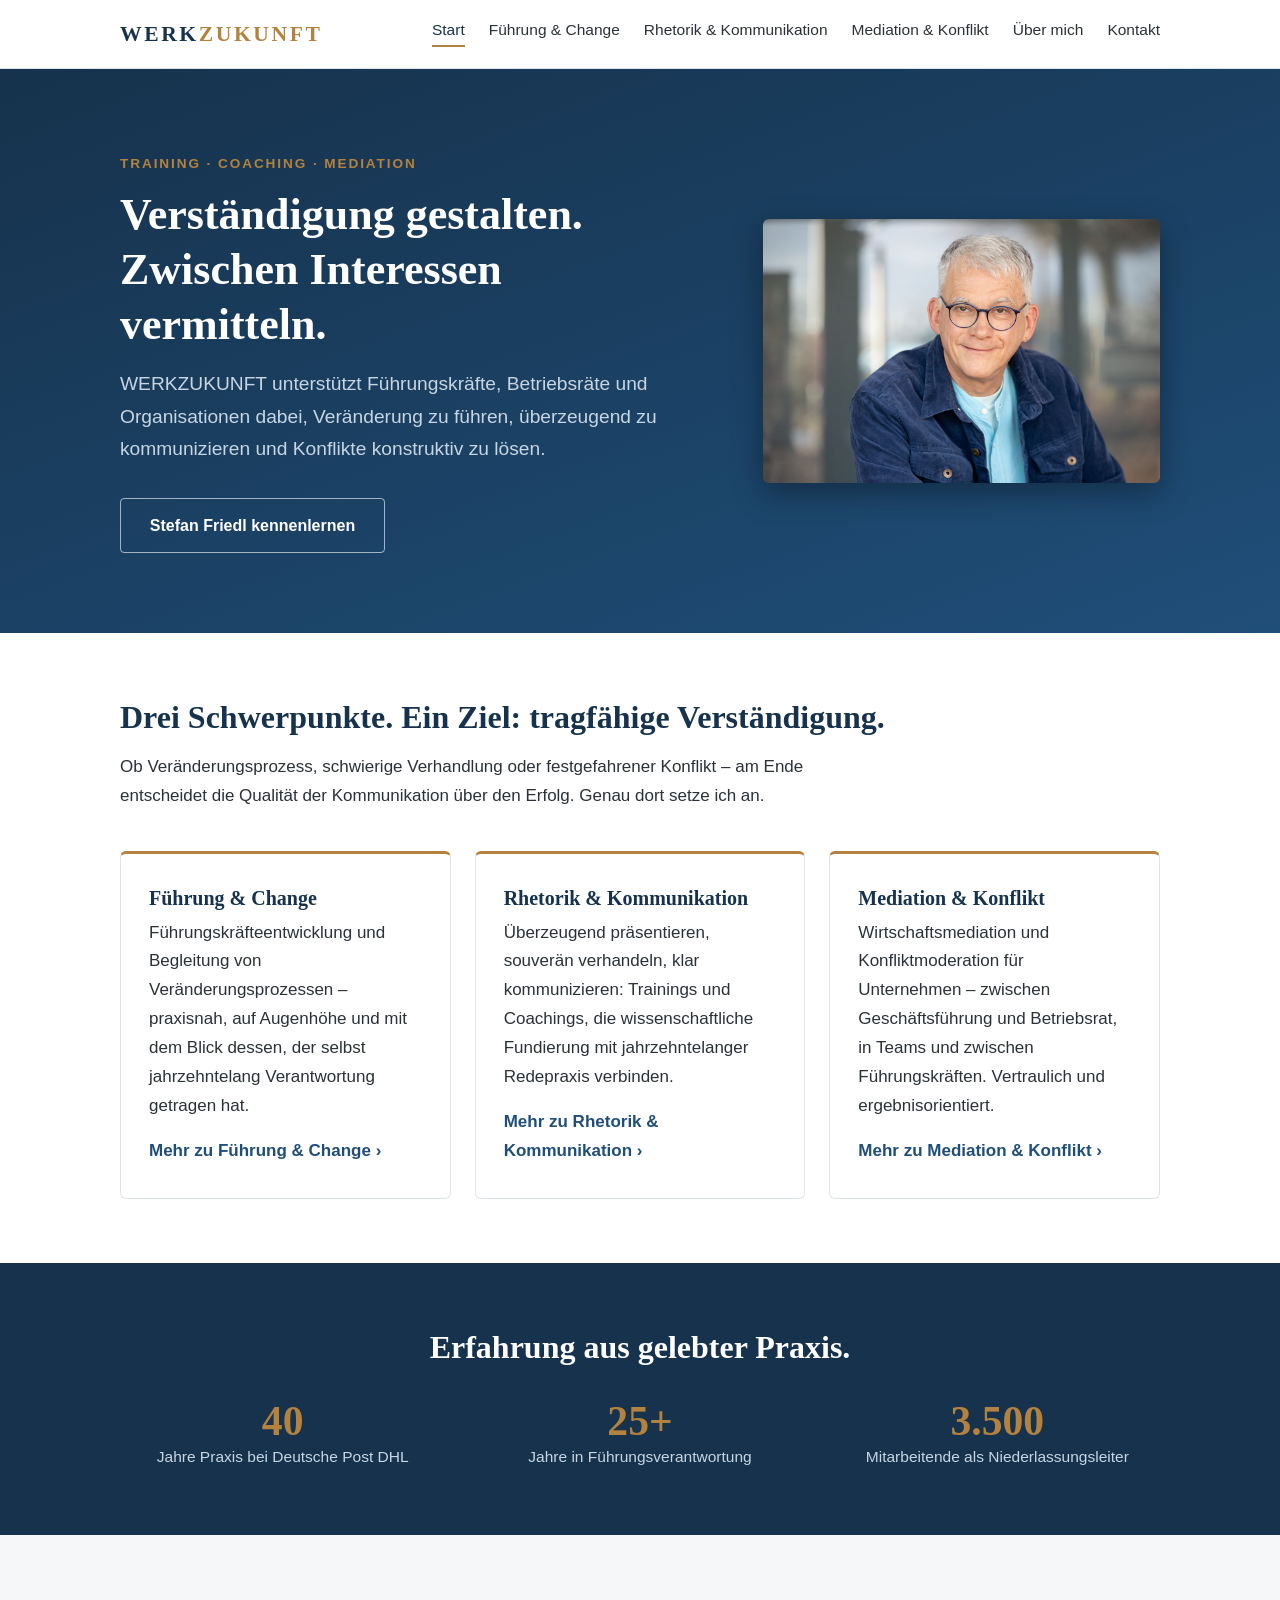
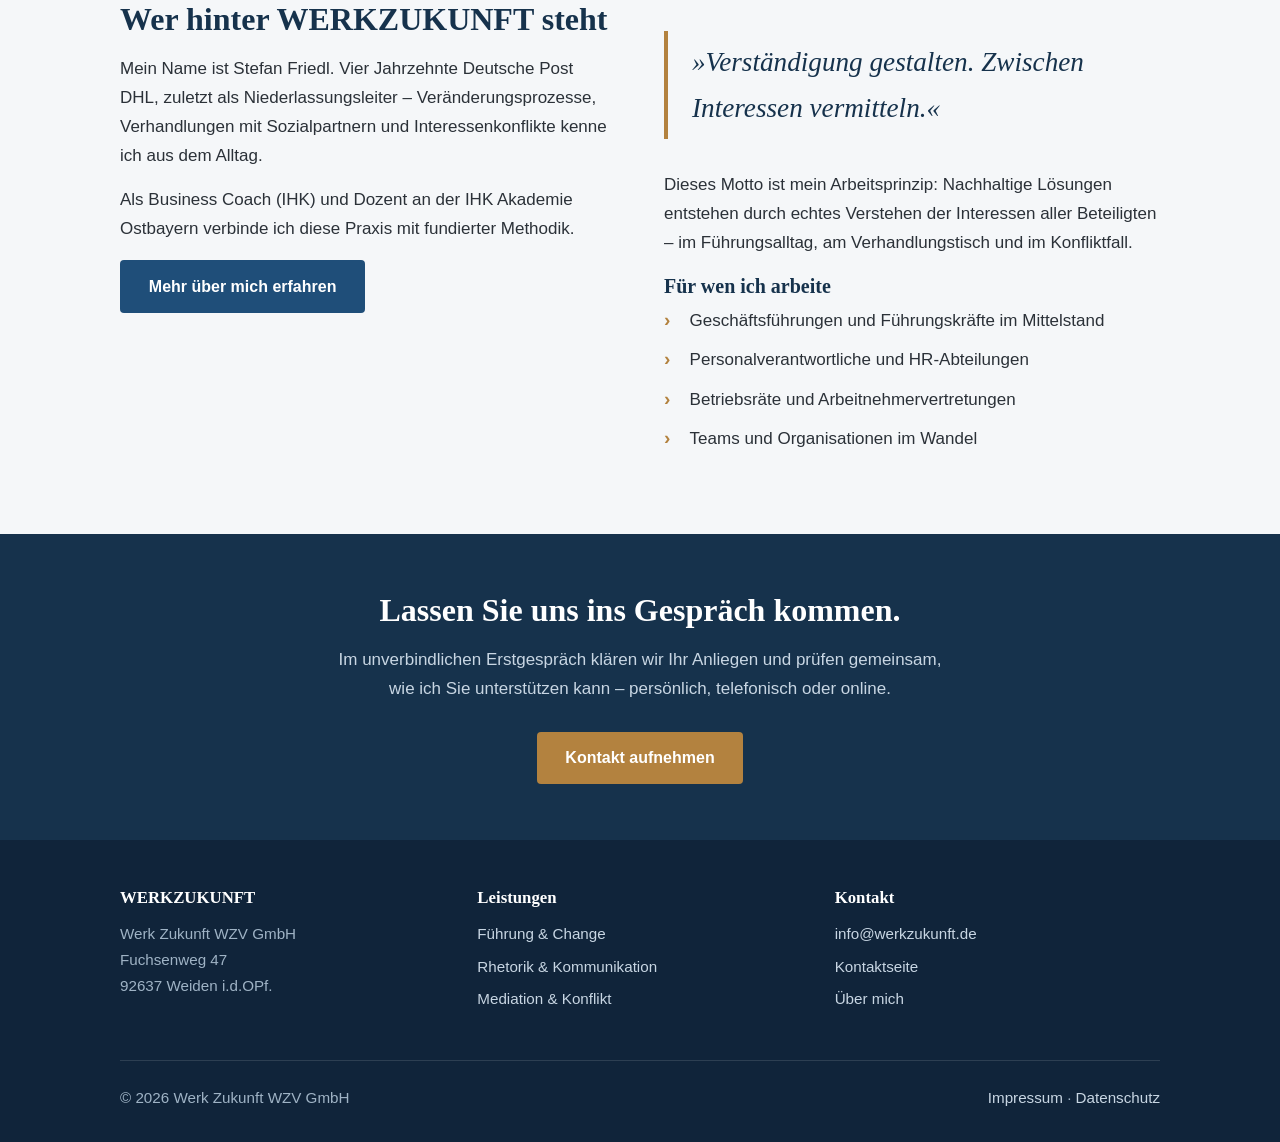
<file: index.html>
<!DOCTYPE html>
<html lang="de">
<head>
  <meta charset="UTF-8">
  <meta name="viewport" content="width=device-width, initial-scale=1.0">
  <title>WERKZUKUNFT – Training, Coaching &amp; Mediation in Weiden</title>
  <meta name="description" content="Training, Coaching und Mediation für Führungskräfte, Betriebsräte und Organisationen. Stefan Friedl – 40 Jahre Praxiserfahrung, mehr als 25 Jahre Führungsverantwortung. Weiden i.d.OPf.">
  <link rel="canonical" href="https://werkzukunft.de/">
  <link rel="stylesheet" href="css/style.css">
</head>
<body>

  <header class="site-header">
    <div class="container nav-wrap">
      <a href="index.html" class="logo">WERK<span>ZUKUNFT</span></a>
      <input type="checkbox" id="nav-toggle" class="nav-toggle">
      <label for="nav-toggle" class="nav-toggle-label" aria-label="Menü öffnen"><span></span></label>
      <nav class="site-nav" aria-label="Hauptnavigation">
        <ul>
          <li><a href="index.html" class="aktiv">Start</a></li>
          <li><a href="fuehrung.html">Führung &amp; Change</a></li>
          <li><a href="rhetorik.html">Rhetorik &amp; Kommunikation</a></li>
          <li><a href="mediation.html">Mediation &amp; Konflikt</a></li>
          <li><a href="ueber-mich.html">Über mich</a></li>
          <li><a href="kontakt.html">Kontakt</a></li>
        </ul>
      </nav>
    </div>
  </header>

  <main>

    <section class="hero">
      <div class="container hero-grid">
        <div>
          <p class="dachzeile">Training · Coaching · Mediation</p>
          <h1>Verständigung gestalten. Zwischen Interessen vermitteln.</h1>
          <p class="untertitel">WERKZUKUNFT unterstützt Führungskräfte, Betriebsräte und Organisationen dabei, Veränderung zu führen, überzeugend zu kommunizieren und Konflikte konstruktiv zu lösen.</p>
          <div class="btn-gruppe">
            <a href="ueber-mich.html" class="btn btn--sekundaer">Stefan Friedl kennenlernen</a>
          </div>
        </div>
        <div class="hero-foto">
          <img src="images/stefan-friedl-training-coaching-weiden.jpg" alt="Stefan Friedl – Trainer, Business Coach und Mediator für Führungskräfte und Betriebsräte in Weiden in der Oberpfalz" width="1200" height="800">
        </div>
      </div>
    </section>

    <section class="section">
      <div class="container">
        <h2>Drei Schwerpunkte. Ein Ziel: tragfähige Verständigung.</h2>
        <p class="section-intro">Ob Veränderungsprozess, schwierige Verhandlung oder festgefahrener Konflikt – am Ende entscheidet die Qualität der Kommunikation über den Erfolg. Genau dort setze ich an.</p>
        <div class="karten">
          <article class="karte">
            <h3>Führung &amp; Change</h3>
            <p>Führungskräfteentwicklung und Begleitung von Veränderungsprozessen – praxisnah, auf Augenhöhe und mit dem Blick dessen, der selbst jahrzehntelang Verantwortung getragen hat.</p>
            <a href="fuehrung.html" class="mehr">Mehr zu Führung &amp; Change&nbsp;›</a>
          </article>
          <article class="karte">
            <h3>Rhetorik &amp; Kommunikation</h3>
            <p>Überzeugend präsentieren, souverän verhandeln, klar kommunizieren: Trainings und Coachings, die wissenschaftliche Fundierung mit jahrzehntelanger Redepraxis verbinden.</p>
            <a href="rhetorik.html" class="mehr">Mehr zu Rhetorik &amp; Kommunikation&nbsp;›</a>
          </article>
          <article class="karte">
            <h3>Mediation &amp; Konflikt</h3>
            <p>Wirtschaftsmediation und Konfliktmoderation für Unternehmen – zwischen Geschäftsführung und Betriebsrat, in Teams und zwischen Führungskräften. Vertraulich und ergebnisorientiert.</p>
            <a href="mediation.html" class="mehr">Mehr zu Mediation &amp; Konflikt&nbsp;›</a>
          </article>
        </div>
      </div>
    </section>

    <section class="section section--blau">
      <div class="container">
        <h2 class="zentriert">Erfahrung aus gelebter Praxis.</h2>
        <div class="kennzahlen abstand-oben">
          <div class="kennzahl">
            <div class="zahl">40</div>
            <div class="beschreibung">Jahre Praxis bei Deutsche Post DHL</div>
          </div>
          <div class="kennzahl">
            <div class="zahl">25+</div>
            <div class="beschreibung">Jahre in Führungsverantwortung</div>
          </div>
          <div class="kennzahl">
            <div class="zahl">3.500</div>
            <div class="beschreibung">Mitarbeitende als Niederlassungsleiter</div>
          </div>
        </div>
      </div>
    </section>

    <section class="section section--grau">
      <div class="container zweispalter">
        <div>
          <h2>Wer hinter WERKZUKUNFT steht</h2>
          <p>Mein Name ist Stefan Friedl. Vier Jahrzehnte Deutsche Post DHL, zuletzt als Niederlassungsleiter – Veränderungsprozesse, Verhandlungen mit Sozialpartnern und Interessenkonflikte kenne ich aus dem Alltag.</p>
          <p>Als Business Coach (IHK) und Dozent an der IHK Akademie Ostbayern verbinde ich diese Praxis mit fundierter Methodik.</p>
          <a href="ueber-mich.html" class="btn btn--blau">Mehr über mich erfahren</a>
        </div>
        <div>
          <blockquote class="motto">»Verständigung gestalten. Zwischen Interessen vermitteln.«</blockquote>
          <p>Dieses Motto ist mein Arbeitsprinzip: Nachhaltige Lösungen entstehen durch echtes Verstehen der Interessen aller Beteiligten – im Führungsalltag, am Verhandlungstisch und im Konfliktfall.</p>
          <h3>Für wen ich arbeite</h3>
          <ul class="themenliste">
            <li>Geschäftsführungen und Führungskräfte im Mittelstand</li>
            <li>Personalverantwortliche und HR-Abteilungen</li>
            <li>Betriebsräte und Arbeitnehmervertretungen</li>
            <li>Teams und Organisationen im Wandel</li>
          </ul>
        </div>
      </div>
    </section>

    <section class="cta-band">
      <div class="container">
        <h2>Lassen Sie uns ins Gespräch kommen.</h2>
        <p>Im unverbindlichen Erstgespräch klären wir Ihr Anliegen und prüfen gemeinsam, wie ich Sie unterstützen kann – persönlich, telefonisch oder online.</p>
        <a href="kontakt.html" class="btn btn--primaer">Kontakt aufnehmen</a>
      </div>
    </section>

  </main>

  <footer class="site-footer">
    <div class="container">
      <div class="footer-spalten">
        <div>
          <h3>WERKZUKUNFT</h3>
          <p>Werk Zukunft WZV GmbH<br>
          Fuchsenweg 47<br>
          92637 Weiden i.d.OPf.</p>
        </div>
        <div>
          <h3>Leistungen</h3>
          <ul>
            <li><a href="fuehrung.html">Führung &amp; Change</a></li>
            <li><a href="rhetorik.html">Rhetorik &amp; Kommunikation</a></li>
            <li><a href="mediation.html">Mediation &amp; Konflikt</a></li>
          </ul>
        </div>
        <div>
          <h3>Kontakt</h3>
          <ul>
            <li><a href="mailto:info@werkzukunft.de">info@werkzukunft.de</a></li>
            <li><a href="kontakt.html">Kontaktseite</a></li>
            <li><a href="ueber-mich.html">Über mich</a></li>
          </ul>
        </div>
      </div>
      <div class="footer-unten">
        <span>© 2026 Werk Zukunft WZV GmbH</span>
        <span><a href="impressum.html">Impressum</a> · <a href="datenschutz.html">Datenschutz</a></span>
      </div>
    </div>
  </footer>

</body>
</html>
</file>
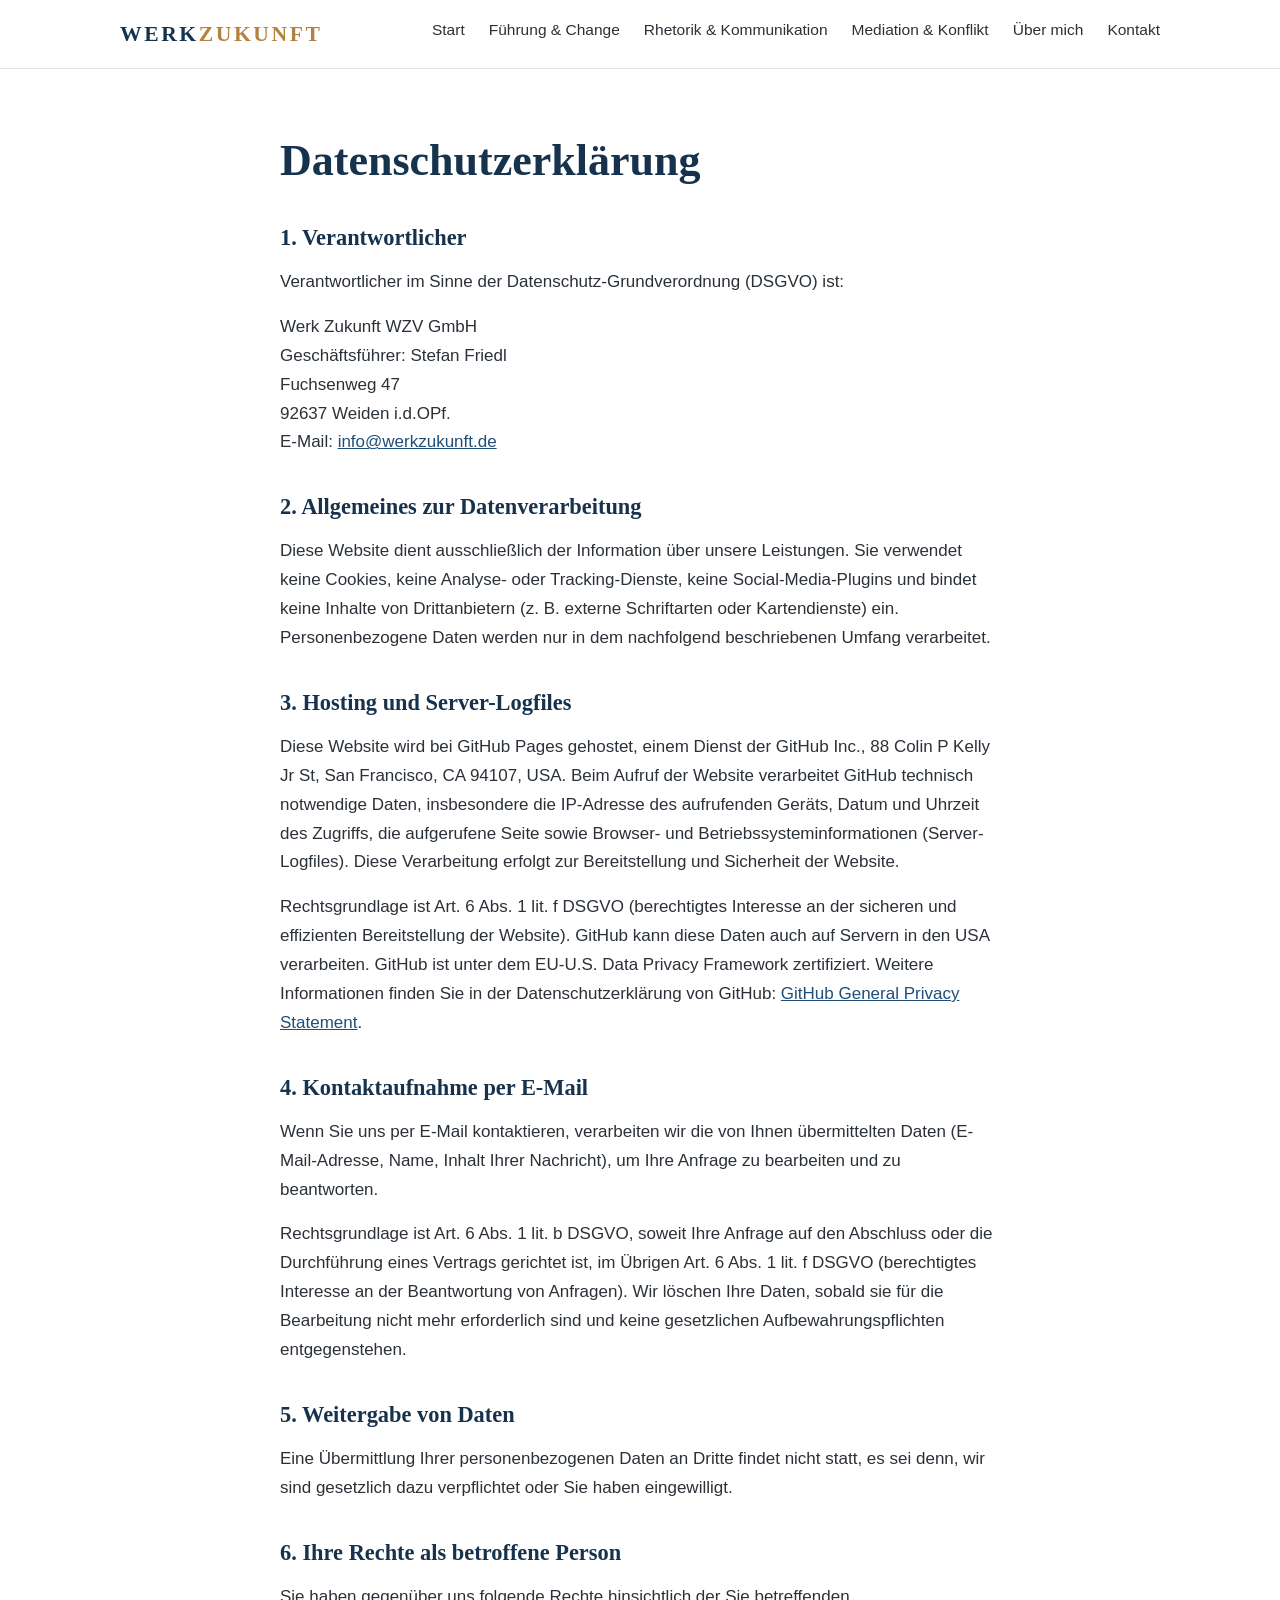
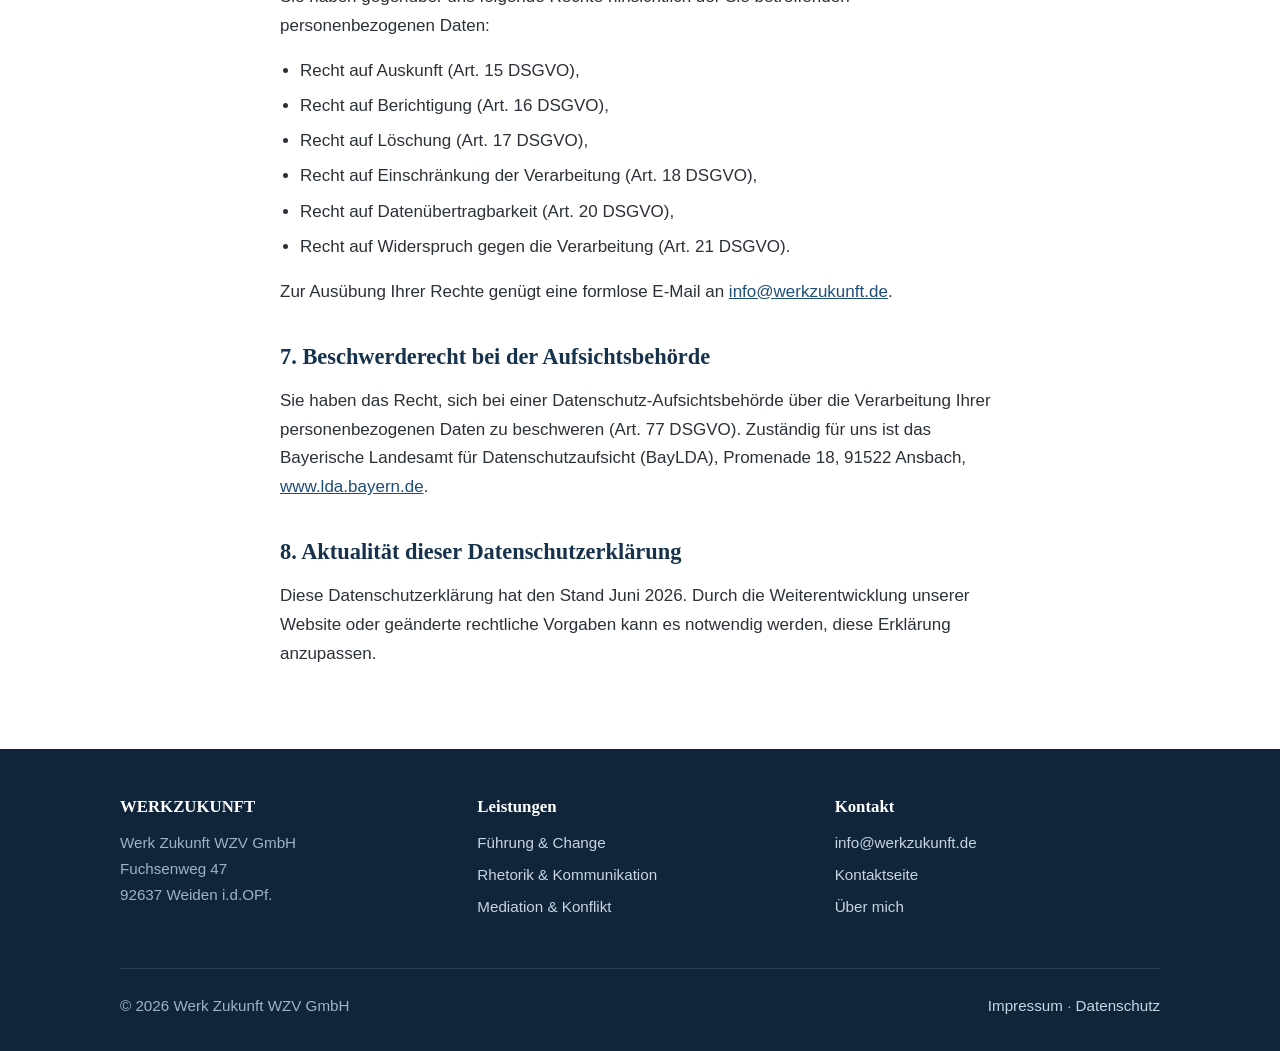
<file: datenschutz.html>
<!DOCTYPE html>
<html lang="de">
<head>
  <meta charset="UTF-8">
  <meta name="viewport" content="width=device-width, initial-scale=1.0">
  <title>Datenschutzerklärung | WERKZUKUNFT – Werk Zukunft WZV GmbH</title>
  <meta name="description" content="Datenschutzerklärung der Werk Zukunft WZV GmbH: Informationen zur Verarbeitung personenbezogener Daten gemäß DSGVO beim Besuch dieser Website.">
  <meta name="robots" content="noindex, follow">
  <link rel="canonical" href="https://werkzukunft.de/datenschutz.html">
  <link rel="stylesheet" href="css/style.css">
</head>
<body>

  <header class="site-header">
    <div class="container nav-wrap">
      <a href="index.html" class="logo">WERK<span>ZUKUNFT</span></a>
      <input type="checkbox" id="nav-toggle" class="nav-toggle">
      <label for="nav-toggle" class="nav-toggle-label" aria-label="Menü öffnen"><span></span></label>
      <nav class="site-nav" aria-label="Hauptnavigation">
        <ul>
          <li><a href="index.html">Start</a></li>
          <li><a href="fuehrung.html">Führung &amp; Change</a></li>
          <li><a href="rhetorik.html">Rhetorik &amp; Kommunikation</a></li>
          <li><a href="mediation.html">Mediation &amp; Konflikt</a></li>
          <li><a href="ueber-mich.html">Über mich</a></li>
          <li><a href="kontakt.html">Kontakt</a></li>
        </ul>
      </nav>
    </div>
  </header>

  <main>

    <section class="section">
      <div class="container rechtstext">
        <h1>Datenschutzerklärung</h1>

        <h2>1. Verantwortlicher</h2>
        <p>Verantwortlicher im Sinne der Datenschutz-Grundverordnung (DSGVO) ist:</p>
        <p>Werk Zukunft WZV GmbH<br>
        Geschäftsführer: Stefan Friedl<br>
        Fuchsenweg 47<br>
        92637 Weiden i.d.OPf.<br>
        E-Mail: <a href="mailto:info@werkzukunft.de">info@werkzukunft.de</a></p>

        <h2>2. Allgemeines zur Datenverarbeitung</h2>
        <p>Diese Website dient ausschließlich der Information über unsere Leistungen. Sie verwendet keine Cookies, keine Analyse- oder Tracking-Dienste, keine Social-Media-Plugins und bindet keine Inhalte von Drittanbietern (z.&nbsp;B. externe Schriftarten oder Kartendienste) ein. Personenbezogene Daten werden nur in dem nachfolgend beschriebenen Umfang verarbeitet.</p>

        <h2>3. Hosting und Server-Logfiles</h2>
        <p>Diese Website wird bei GitHub Pages gehostet, einem Dienst der GitHub Inc., 88 Colin P Kelly Jr St, San Francisco, CA 94107, USA. Beim Aufruf der Website verarbeitet GitHub technisch notwendige Daten, insbesondere die IP-Adresse des aufrufenden Geräts, Datum und Uhrzeit des Zugriffs, die aufgerufene Seite sowie Browser- und Betriebssysteminformationen (Server-Logfiles). Diese Verarbeitung erfolgt zur Bereitstellung und Sicherheit der Website.</p>
        <p>Rechtsgrundlage ist Art. 6 Abs. 1 lit. f DSGVO (berechtigtes Interesse an der sicheren und effizienten Bereitstellung der Website). GitHub kann diese Daten auch auf Servern in den USA verarbeiten. GitHub ist unter dem EU-U.S. Data Privacy Framework zertifiziert. Weitere Informationen finden Sie in der Datenschutzerklärung von GitHub: <a href="https://docs.github.com/de/site-policy/privacy-policies/github-general-privacy-statement" rel="noopener" target="_blank">GitHub General Privacy Statement</a>.</p>

        <h2>4. Kontaktaufnahme per E-Mail</h2>
        <p>Wenn Sie uns per E-Mail kontaktieren, verarbeiten wir die von Ihnen übermittelten Daten (E-Mail-Adresse, Name, Inhalt Ihrer Nachricht), um Ihre Anfrage zu bearbeiten und zu beantworten.</p>
        <p>Rechtsgrundlage ist Art. 6 Abs. 1 lit. b DSGVO, soweit Ihre Anfrage auf den Abschluss oder die Durchführung eines Vertrags gerichtet ist, im Übrigen Art. 6 Abs. 1 lit. f DSGVO (berechtigtes Interesse an der Beantwortung von Anfragen). Wir löschen Ihre Daten, sobald sie für die Bearbeitung nicht mehr erforderlich sind und keine gesetzlichen Aufbewahrungspflichten entgegenstehen.</p>

        <h2>5. Weitergabe von Daten</h2>
        <p>Eine Übermittlung Ihrer personenbezogenen Daten an Dritte findet nicht statt, es sei denn, wir sind gesetzlich dazu verpflichtet oder Sie haben eingewilligt.</p>

        <h2>6. Ihre Rechte als betroffene Person</h2>
        <p>Sie haben gegenüber uns folgende Rechte hinsichtlich der Sie betreffenden personenbezogenen Daten:</p>
        <ul>
          <li>Recht auf Auskunft (Art. 15 DSGVO),</li>
          <li>Recht auf Berichtigung (Art. 16 DSGVO),</li>
          <li>Recht auf Löschung (Art. 17 DSGVO),</li>
          <li>Recht auf Einschränkung der Verarbeitung (Art. 18 DSGVO),</li>
          <li>Recht auf Datenübertragbarkeit (Art. 20 DSGVO),</li>
          <li>Recht auf Widerspruch gegen die Verarbeitung (Art. 21 DSGVO).</li>
        </ul>
        <p>Zur Ausübung Ihrer Rechte genügt eine formlose E-Mail an <a href="mailto:info@werkzukunft.de">info@werkzukunft.de</a>.</p>

        <h2>7. Beschwerderecht bei der Aufsichtsbehörde</h2>
        <p>Sie haben das Recht, sich bei einer Datenschutz-Aufsichtsbehörde über die Verarbeitung Ihrer personenbezogenen Daten zu beschweren (Art. 77 DSGVO). Zuständig für uns ist das Bayerische Landesamt für Datenschutzaufsicht (BayLDA), Promenade 18, 91522 Ansbach, <a href="https://www.lda.bayern.de/" rel="noopener" target="_blank">www.lda.bayern.de</a>.</p>

        <h2>8. Aktualität dieser Datenschutzerklärung</h2>
        <p>Diese Datenschutzerklärung hat den Stand Juni 2026. Durch die Weiterentwicklung unserer Website oder geänderte rechtliche Vorgaben kann es notwendig werden, diese Erklärung anzupassen.</p>
      </div>
    </section>

  </main>

  <footer class="site-footer">
    <div class="container">
      <div class="footer-spalten">
        <div>
          <h3>WERKZUKUNFT</h3>
          <p>Werk Zukunft WZV GmbH<br>
          Fuchsenweg 47<br>
          92637 Weiden i.d.OPf.</p>
        </div>
        <div>
          <h3>Leistungen</h3>
          <ul>
            <li><a href="fuehrung.html">Führung &amp; Change</a></li>
            <li><a href="rhetorik.html">Rhetorik &amp; Kommunikation</a></li>
            <li><a href="mediation.html">Mediation &amp; Konflikt</a></li>
          </ul>
        </div>
        <div>
          <h3>Kontakt</h3>
          <ul>
            <li><a href="mailto:info@werkzukunft.de">info@werkzukunft.de</a></li>
            <li><a href="kontakt.html">Kontaktseite</a></li>
            <li><a href="ueber-mich.html">Über mich</a></li>
          </ul>
        </div>
      </div>
      <div class="footer-unten">
        <span>© 2026 Werk Zukunft WZV GmbH</span>
        <span><a href="impressum.html">Impressum</a> · <a href="datenschutz.html">Datenschutz</a></span>
      </div>
    </div>
  </footer>

</body>
</html>
</file>
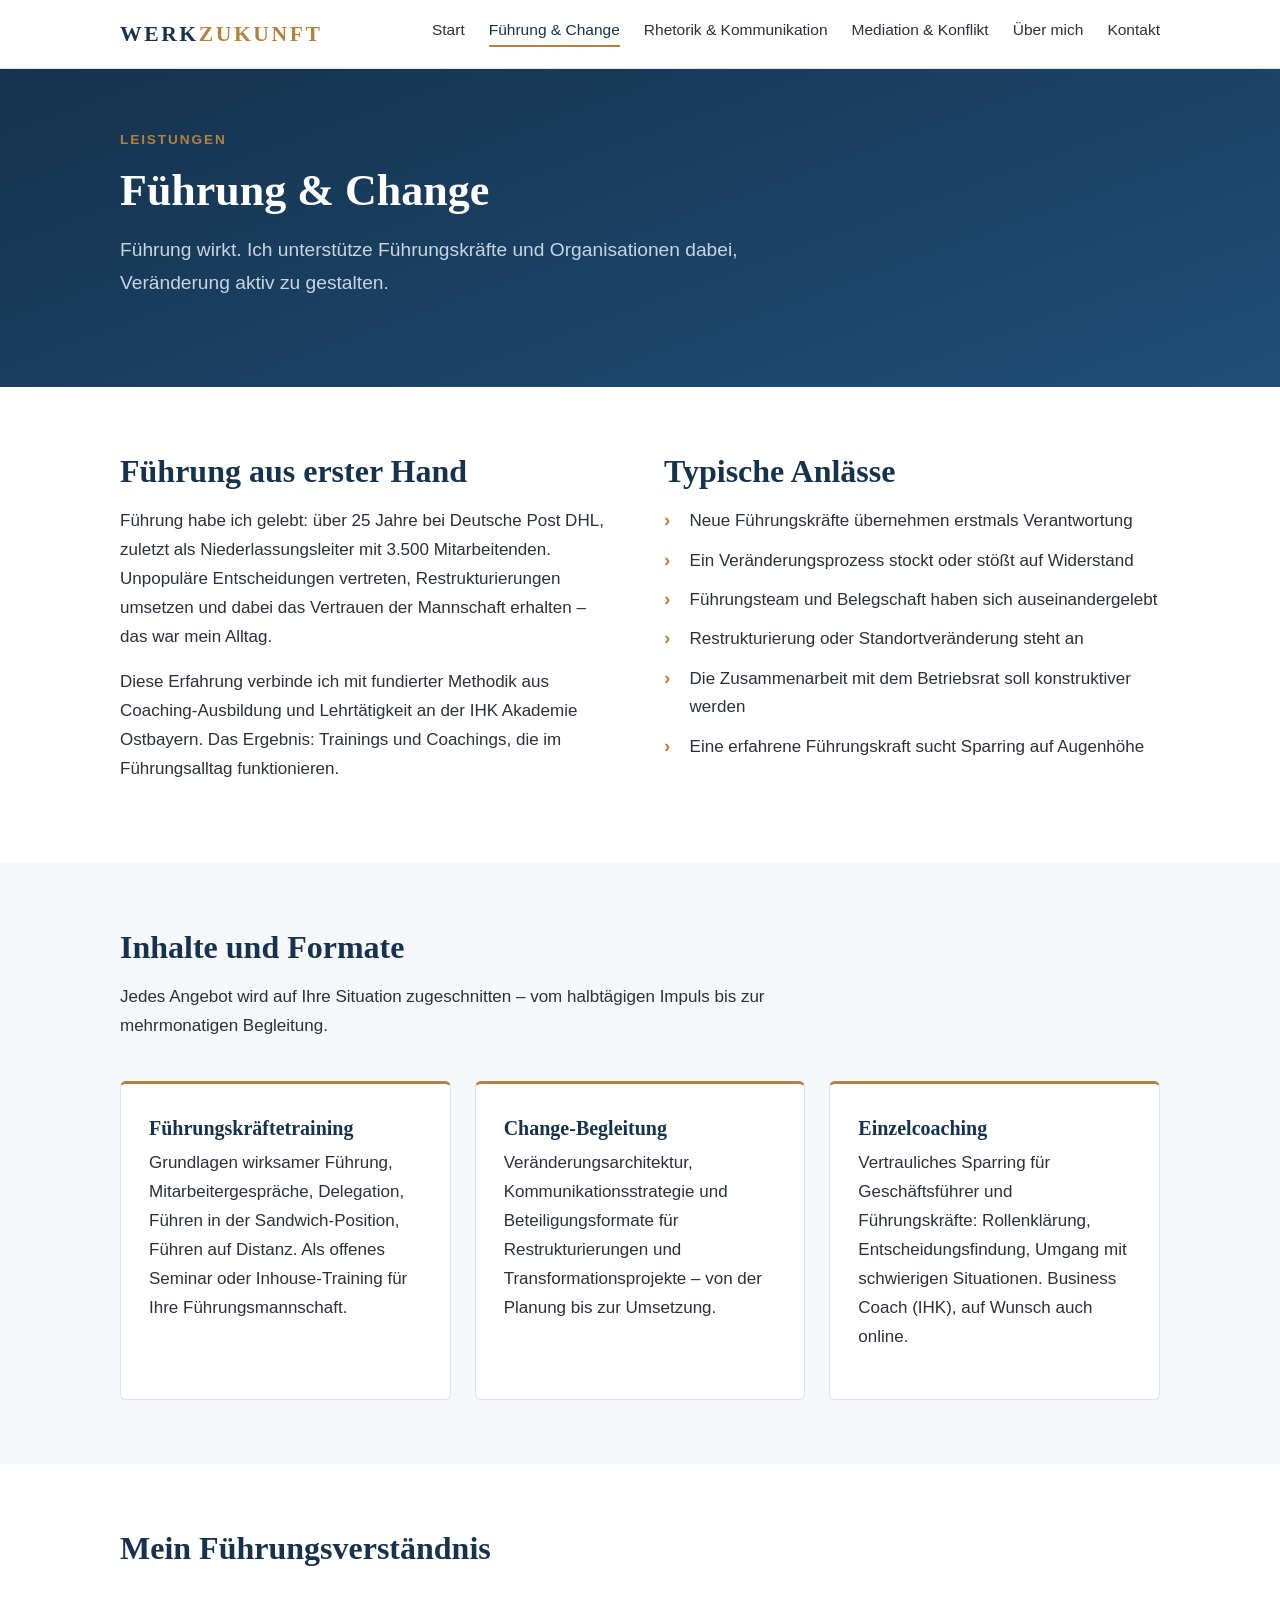
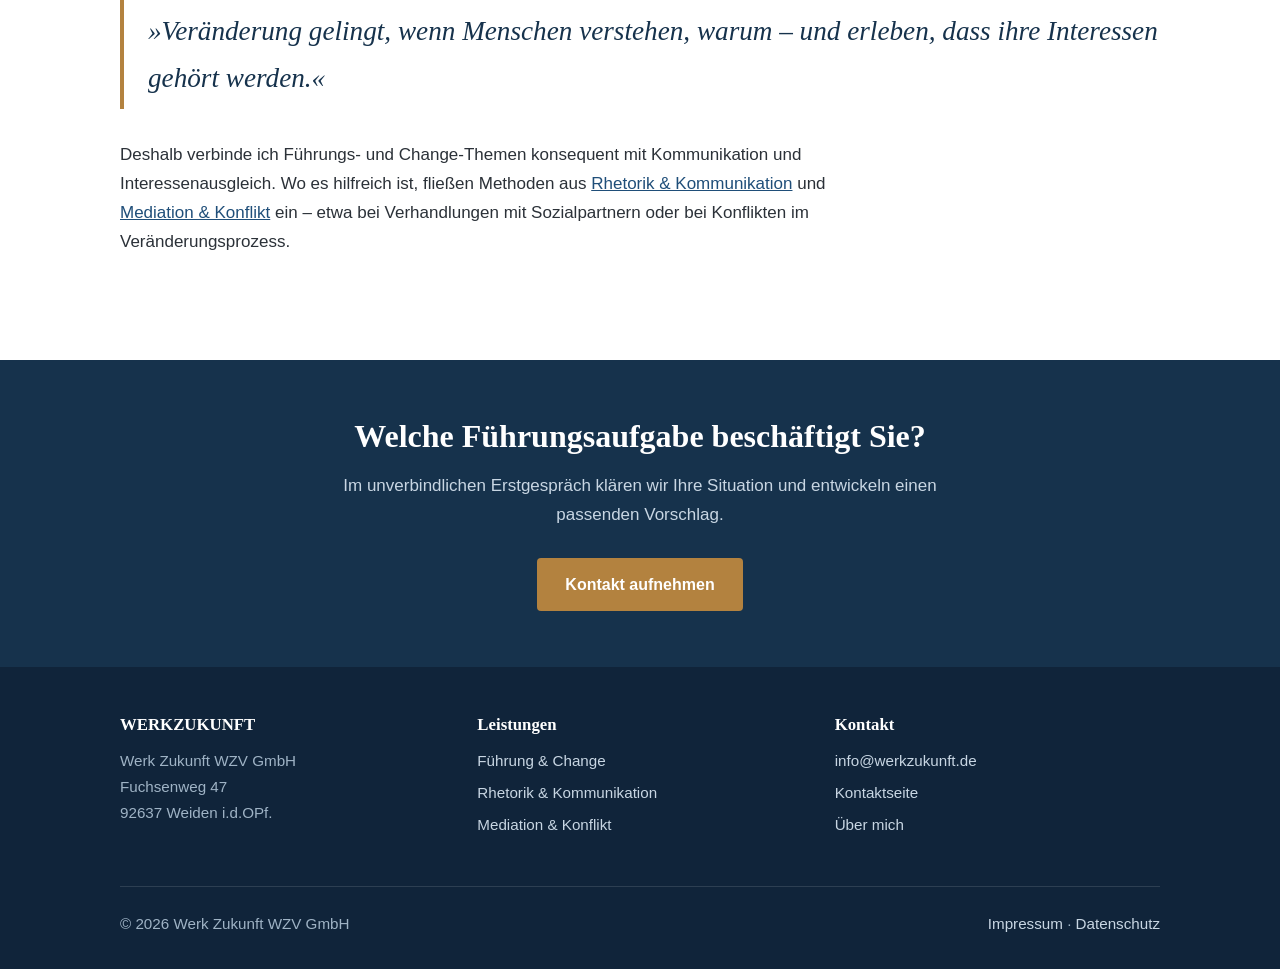
<file: fuehrung.html>
<!DOCTYPE html>
<html lang="de">
<head>
  <meta charset="UTF-8">
  <meta name="viewport" content="width=device-width, initial-scale=1.0">
  <title>Führung &amp; Change – Training für Führungskräfte | WERKZUKUNFT</title>
  <meta name="description" content="Führungskräftetraining und Change-Begleitung von Stefan Friedl: über 25 Jahre eigene Führungserfahrung, zuletzt verantwortlich für 3.500 Mitarbeitende. Praxisnah für den Mittelstand.">
  <link rel="canonical" href="https://werkzukunft.de/fuehrung.html">
  <link rel="stylesheet" href="css/style.css">
</head>
<body>

  <header class="site-header">
    <div class="container nav-wrap">
      <a href="index.html" class="logo">WERK<span>ZUKUNFT</span></a>
      <input type="checkbox" id="nav-toggle" class="nav-toggle">
      <label for="nav-toggle" class="nav-toggle-label" aria-label="Menü öffnen"><span></span></label>
      <nav class="site-nav" aria-label="Hauptnavigation">
        <ul>
          <li><a href="index.html">Start</a></li>
          <li><a href="fuehrung.html" class="aktiv">Führung &amp; Change</a></li>
          <li><a href="rhetorik.html">Rhetorik &amp; Kommunikation</a></li>
          <li><a href="mediation.html">Mediation &amp; Konflikt</a></li>
          <li><a href="ueber-mich.html">Über mich</a></li>
          <li><a href="kontakt.html">Kontakt</a></li>
        </ul>
      </nav>
    </div>
  </header>

  <main>

    <section class="hero hero--seite">
      <div class="container">
        <p class="dachzeile">Leistungen</p>
        <h1>Führung &amp; Change</h1>
        <p class="untertitel">Führung wirkt. Ich unterstütze Führungskräfte und Organisationen dabei, Veränderung aktiv zu gestalten.</p>
      </div>
    </section>

    <section class="section">
      <div class="container zweispalter">
        <div>
          <h2>Führung aus erster Hand</h2>
          <p>Führung habe ich gelebt: über 25 Jahre bei Deutsche Post DHL, zuletzt als Niederlassungsleiter mit 3.500 Mitarbeitenden. Unpopuläre Entscheidungen vertreten, Restrukturierungen umsetzen und dabei das Vertrauen der Mannschaft erhalten – das war mein Alltag.</p>
          <p>Diese Erfahrung verbinde ich mit fundierter Methodik aus Coaching-Ausbildung und Lehrtätigkeit an der IHK Akademie Ostbayern. Das Ergebnis: Trainings und Coachings, die im Führungsalltag funktionieren.</p>
        </div>
        <div>
          <h2>Typische Anlässe</h2>
          <ul class="themenliste">
            <li>Neue Führungskräfte übernehmen erstmals Verantwortung</li>
            <li>Ein Veränderungsprozess stockt oder stößt auf Widerstand</li>
            <li>Führungsteam und Belegschaft haben sich auseinandergelebt</li>
            <li>Restrukturierung oder Standortveränderung steht an</li>
            <li>Die Zusammenarbeit mit dem Betriebsrat soll konstruktiver werden</li>
            <li>Eine erfahrene Führungskraft sucht Sparring auf Augenhöhe</li>
          </ul>
        </div>
      </div>
    </section>

    <section class="section section--grau">
      <div class="container">
        <h2>Inhalte und Formate</h2>
        <p class="section-intro">Jedes Angebot wird auf Ihre Situation zugeschnitten – vom halbtägigen Impuls bis zur mehrmonatigen Begleitung.</p>
        <div class="karten">
          <article class="karte">
            <h3>Führungskräftetraining</h3>
            <p>Grundlagen wirksamer Führung, Mitarbeitergespräche, Delegation, Führen in der Sandwich-Position, Führen auf Distanz. Als offenes Seminar oder Inhouse-Training für Ihre Führungsmannschaft.</p>
          </article>
          <article class="karte">
            <h3>Change-Begleitung</h3>
            <p>Veränderungsarchitektur, Kommunikationsstrategie und Beteiligungsformate für Restrukturierungen und Transformationsprojekte – von der Planung bis zur Umsetzung.</p>
          </article>
          <article class="karte">
            <h3>Einzelcoaching</h3>
            <p>Vertrauliches Sparring für Geschäftsführer und Führungskräfte: Rollenklärung, Entscheidungsfindung, Umgang mit schwierigen Situationen. Business Coach (IHK), auf Wunsch auch online.</p>
          </article>
        </div>
      </div>
    </section>

    <section class="section">
      <div class="container">
        <h2>Mein Führungsverständnis</h2>
        <blockquote class="motto">»Veränderung gelingt, wenn Menschen verstehen, warum – und erleben, dass ihre Interessen gehört werden.«</blockquote>
        <p class="section-intro">Deshalb verbinde ich Führungs- und Change-Themen konsequent mit Kommunikation und Interessenausgleich. Wo es hilfreich ist, fließen Methoden aus <a href="rhetorik.html">Rhetorik &amp; Kommunikation</a> und <a href="mediation.html">Mediation &amp; Konflikt</a> ein – etwa bei Verhandlungen mit Sozialpartnern oder bei Konflikten im Veränderungsprozess.</p>
      </div>
    </section>

    <section class="cta-band">
      <div class="container">
        <h2>Welche Führungsaufgabe beschäftigt Sie?</h2>
        <p>Im unverbindlichen Erstgespräch klären wir Ihre Situation und entwickeln einen passenden Vorschlag.</p>
        <a href="kontakt.html" class="btn btn--primaer">Kontakt aufnehmen</a>
      </div>
    </section>

  </main>

  <footer class="site-footer">
    <div class="container">
      <div class="footer-spalten">
        <div>
          <h3>WERKZUKUNFT</h3>
          <p>Werk Zukunft WZV GmbH<br>
          Fuchsenweg 47<br>
          92637 Weiden i.d.OPf.</p>
        </div>
        <div>
          <h3>Leistungen</h3>
          <ul>
            <li><a href="fuehrung.html">Führung &amp; Change</a></li>
            <li><a href="rhetorik.html">Rhetorik &amp; Kommunikation</a></li>
            <li><a href="mediation.html">Mediation &amp; Konflikt</a></li>
          </ul>
        </div>
        <div>
          <h3>Kontakt</h3>
          <ul>
            <li><a href="mailto:info@werkzukunft.de">info@werkzukunft.de</a></li>
            <li><a href="kontakt.html">Kontaktseite</a></li>
            <li><a href="ueber-mich.html">Über mich</a></li>
          </ul>
        </div>
      </div>
      <div class="footer-unten">
        <span>© 2026 Werk Zukunft WZV GmbH</span>
        <span><a href="impressum.html">Impressum</a> · <a href="datenschutz.html">Datenschutz</a></span>
      </div>
    </div>
  </footer>

</body>
</html>
</file>
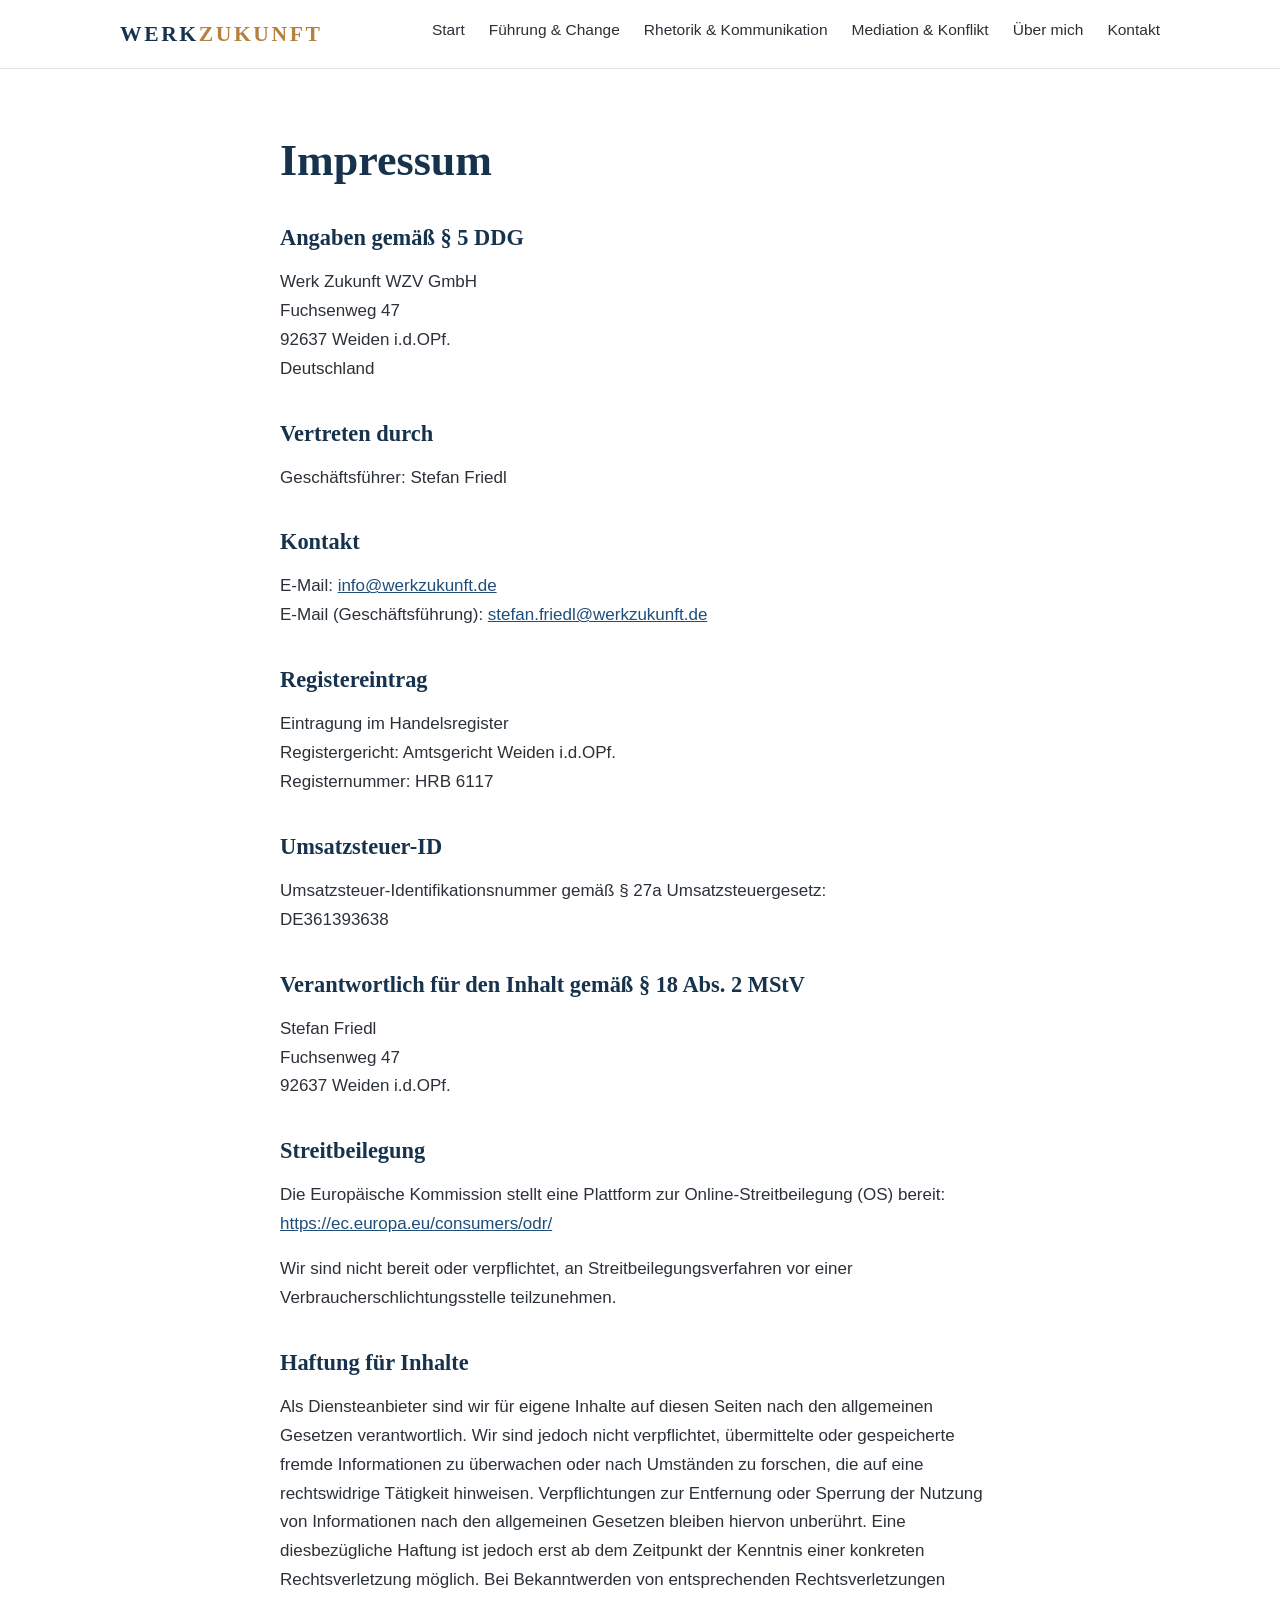
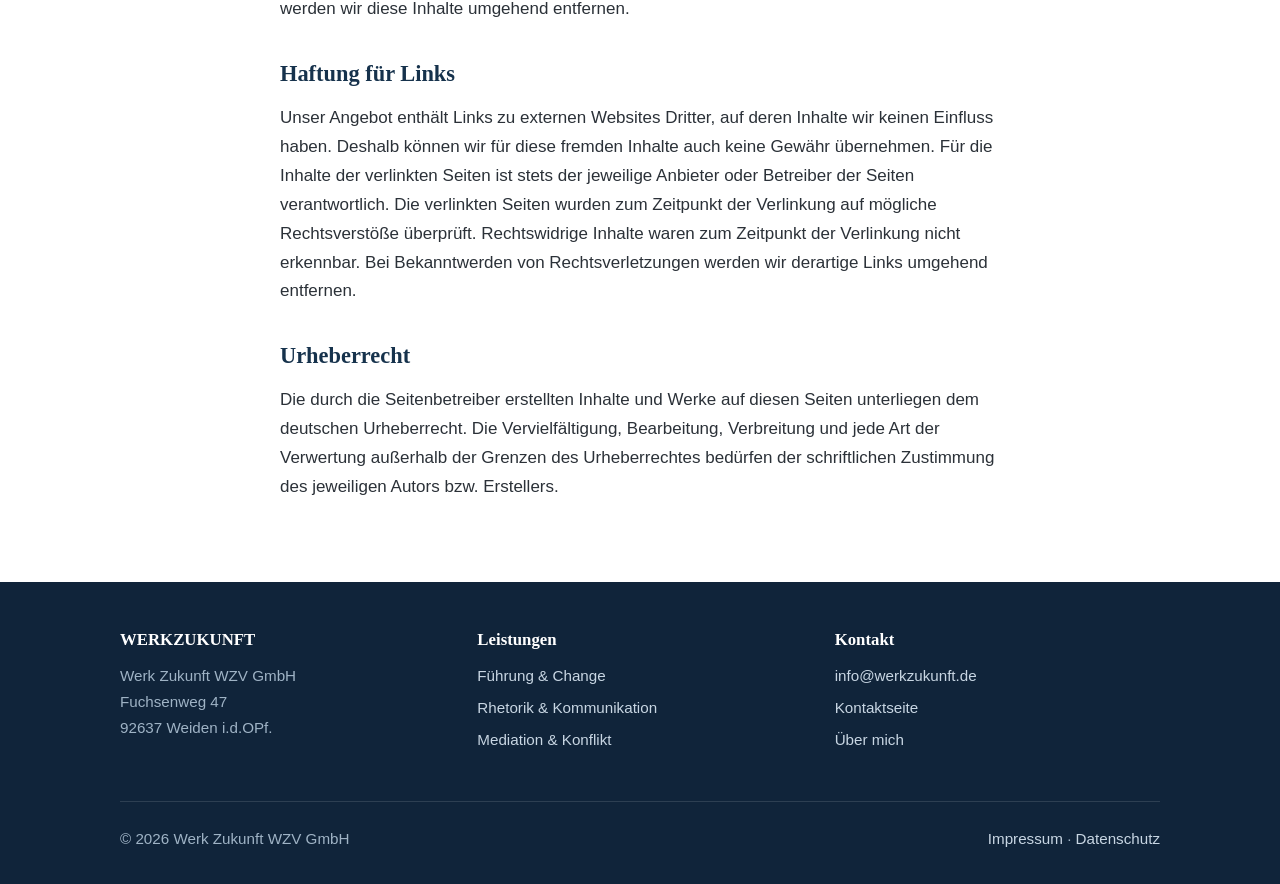
<file: impressum.html>
<!DOCTYPE html>
<html lang="de">
<head>
  <meta charset="UTF-8">
  <meta name="viewport" content="width=device-width, initial-scale=1.0">
  <title>Impressum – Werk Zukunft WZV GmbH | WERKZUKUNFT</title>
  <meta name="description" content="Impressum der Werk Zukunft WZV GmbH, Fuchsenweg 47, 92637 Weiden i.d.OPf. Geschäftsführer: Stefan Friedl. Amtsgericht Weiden i.d.OPf., HRB 6117.">
  <meta name="robots" content="noindex, follow">
  <link rel="canonical" href="https://werkzukunft.de/impressum.html">
  <link rel="stylesheet" href="css/style.css">
</head>
<body>

  <header class="site-header">
    <div class="container nav-wrap">
      <a href="index.html" class="logo">WERK<span>ZUKUNFT</span></a>
      <input type="checkbox" id="nav-toggle" class="nav-toggle">
      <label for="nav-toggle" class="nav-toggle-label" aria-label="Menü öffnen"><span></span></label>
      <nav class="site-nav" aria-label="Hauptnavigation">
        <ul>
          <li><a href="index.html">Start</a></li>
          <li><a href="fuehrung.html">Führung &amp; Change</a></li>
          <li><a href="rhetorik.html">Rhetorik &amp; Kommunikation</a></li>
          <li><a href="mediation.html">Mediation &amp; Konflikt</a></li>
          <li><a href="ueber-mich.html">Über mich</a></li>
          <li><a href="kontakt.html">Kontakt</a></li>
        </ul>
      </nav>
    </div>
  </header>

  <main>

    <section class="section">
      <div class="container rechtstext">
        <h1>Impressum</h1>

        <h2>Angaben gemäß § 5 DDG</h2>
        <p>Werk Zukunft WZV GmbH<br>
        Fuchsenweg 47<br>
        92637 Weiden i.d.OPf.<br>
        Deutschland</p>

        <h2>Vertreten durch</h2>
        <p>Geschäftsführer: Stefan Friedl</p>

        <h2>Kontakt</h2>
        <p>E-Mail: <a href="mailto:info@werkzukunft.de">info@werkzukunft.de</a><br>
        E-Mail (Geschäftsführung): <a href="mailto:stefan.friedl@werkzukunft.de">stefan.friedl@werkzukunft.de</a></p>

        <h2>Registereintrag</h2>
        <p>Eintragung im Handelsregister<br>
        Registergericht: Amtsgericht Weiden i.d.OPf.<br>
        Registernummer: HRB 6117</p>

        <h2>Umsatzsteuer-ID</h2>
        <p>Umsatzsteuer-Identifikationsnummer gemäß § 27a Umsatzsteuergesetz:<br>
        DE361393638</p>

        <h2>Verantwortlich für den Inhalt gemäß § 18 Abs. 2 MStV</h2>
        <p>Stefan Friedl<br>
        Fuchsenweg 47<br>
        92637 Weiden i.d.OPf.</p>

        <h2>Streitbeilegung</h2>
        <p>Die Europäische Kommission stellt eine Plattform zur Online-Streitbeilegung (OS) bereit: <a href="https://ec.europa.eu/consumers/odr/" rel="noopener" target="_blank">https://ec.europa.eu/consumers/odr/</a></p>
        <p>Wir sind nicht bereit oder verpflichtet, an Streitbeilegungsverfahren vor einer Verbraucherschlichtungsstelle teilzunehmen.</p>

        <h2>Haftung für Inhalte</h2>
        <p>Als Diensteanbieter sind wir für eigene Inhalte auf diesen Seiten nach den allgemeinen Gesetzen verantwortlich. Wir sind jedoch nicht verpflichtet, übermittelte oder gespeicherte fremde Informationen zu überwachen oder nach Umständen zu forschen, die auf eine rechtswidrige Tätigkeit hinweisen. Verpflichtungen zur Entfernung oder Sperrung der Nutzung von Informationen nach den allgemeinen Gesetzen bleiben hiervon unberührt. Eine diesbezügliche Haftung ist jedoch erst ab dem Zeitpunkt der Kenntnis einer konkreten Rechtsverletzung möglich. Bei Bekanntwerden von entsprechenden Rechtsverletzungen werden wir diese Inhalte umgehend entfernen.</p>

        <h2>Haftung für Links</h2>
        <p>Unser Angebot enthält Links zu externen Websites Dritter, auf deren Inhalte wir keinen Einfluss haben. Deshalb können wir für diese fremden Inhalte auch keine Gewähr übernehmen. Für die Inhalte der verlinkten Seiten ist stets der jeweilige Anbieter oder Betreiber der Seiten verantwortlich. Die verlinkten Seiten wurden zum Zeitpunkt der Verlinkung auf mögliche Rechtsverstöße überprüft. Rechtswidrige Inhalte waren zum Zeitpunkt der Verlinkung nicht erkennbar. Bei Bekanntwerden von Rechtsverletzungen werden wir derartige Links umgehend entfernen.</p>

        <h2>Urheberrecht</h2>
        <p>Die durch die Seitenbetreiber erstellten Inhalte und Werke auf diesen Seiten unterliegen dem deutschen Urheberrecht. Die Vervielfältigung, Bearbeitung, Verbreitung und jede Art der Verwertung außerhalb der Grenzen des Urheberrechtes bedürfen der schriftlichen Zustimmung des jeweiligen Autors bzw. Erstellers.</p>
      </div>
    </section>

  </main>

  <footer class="site-footer">
    <div class="container">
      <div class="footer-spalten">
        <div>
          <h3>WERKZUKUNFT</h3>
          <p>Werk Zukunft WZV GmbH<br>
          Fuchsenweg 47<br>
          92637 Weiden i.d.OPf.</p>
        </div>
        <div>
          <h3>Leistungen</h3>
          <ul>
            <li><a href="fuehrung.html">Führung &amp; Change</a></li>
            <li><a href="rhetorik.html">Rhetorik &amp; Kommunikation</a></li>
            <li><a href="mediation.html">Mediation &amp; Konflikt</a></li>
          </ul>
        </div>
        <div>
          <h3>Kontakt</h3>
          <ul>
            <li><a href="mailto:info@werkzukunft.de">info@werkzukunft.de</a></li>
            <li><a href="kontakt.html">Kontaktseite</a></li>
            <li><a href="ueber-mich.html">Über mich</a></li>
          </ul>
        </div>
      </div>
      <div class="footer-unten">
        <span>© 2026 Werk Zukunft WZV GmbH</span>
        <span><a href="impressum.html">Impressum</a> · <a href="datenschutz.html">Datenschutz</a></span>
      </div>
    </div>
  </footer>

</body>
</html>
</file>
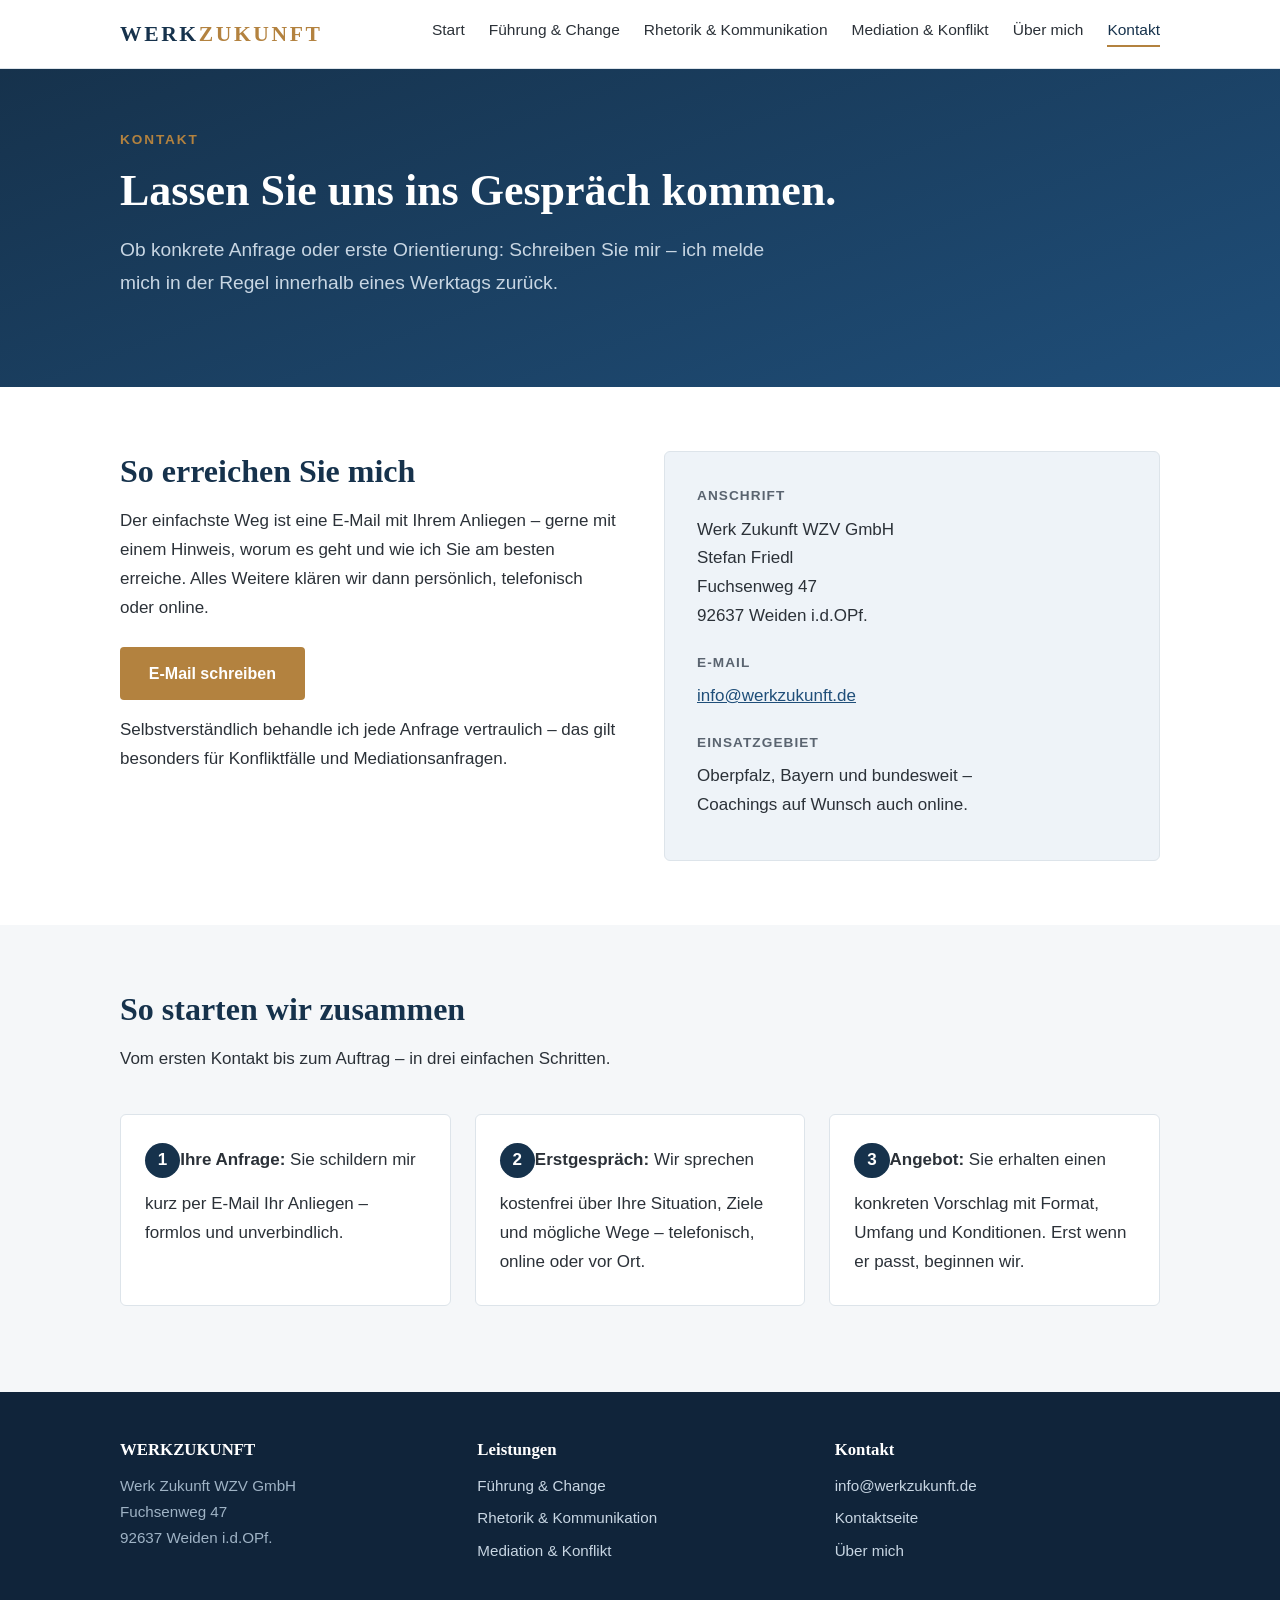
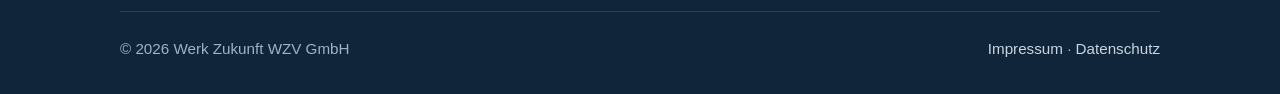
<file: kontakt.html>
<!DOCTYPE html>
<html lang="de">
<head>
  <meta charset="UTF-8">
  <meta name="viewport" content="width=device-width, initial-scale=1.0">
  <title>Kontakt – WERKZUKUNFT | Stefan Friedl, Weiden i.d.OPf.</title>
  <meta name="description" content="Nehmen Sie Kontakt auf: unverbindliches Erstgespräch zu Training, Coaching oder Mediation. Werk Zukunft WZV GmbH, Stefan Friedl, Fuchsenweg 47, 92637 Weiden i.d.OPf.">
  <link rel="canonical" href="https://werkzukunft.de/kontakt.html">
  <link rel="stylesheet" href="css/style.css">
</head>
<body>

  <header class="site-header">
    <div class="container nav-wrap">
      <a href="index.html" class="logo">WERK<span>ZUKUNFT</span></a>
      <input type="checkbox" id="nav-toggle" class="nav-toggle">
      <label for="nav-toggle" class="nav-toggle-label" aria-label="Menü öffnen"><span></span></label>
      <nav class="site-nav" aria-label="Hauptnavigation">
        <ul>
          <li><a href="index.html">Start</a></li>
          <li><a href="fuehrung.html">Führung &amp; Change</a></li>
          <li><a href="rhetorik.html">Rhetorik &amp; Kommunikation</a></li>
          <li><a href="mediation.html">Mediation &amp; Konflikt</a></li>
          <li><a href="ueber-mich.html">Über mich</a></li>
          <li><a href="kontakt.html" class="aktiv">Kontakt</a></li>
        </ul>
      </nav>
    </div>
  </header>

  <main>

    <section class="hero hero--seite">
      <div class="container">
        <p class="dachzeile">Kontakt</p>
        <h1>Lassen Sie uns ins Gespräch kommen.</h1>
        <p class="untertitel">Ob konkrete Anfrage oder erste Orientierung: Schreiben Sie mir – ich melde mich in der Regel innerhalb eines Werktags zurück.</p>
      </div>
    </section>

    <section class="section">
      <div class="container zweispalter">
        <div>
          <h2>So erreichen Sie mich</h2>
          <p>Der einfachste Weg ist eine E-Mail mit Ihrem Anliegen – gerne mit einem Hinweis, worum es geht und wie ich Sie am besten erreiche. Alles Weitere klären wir dann persönlich, telefonisch oder online.</p>
          <p style="margin-top: 1.5rem;">
            <a href="mailto:info@werkzukunft.de?subject=Anfrage%20Erstgespr%C3%A4ch" class="btn btn--primaer">E-Mail schreiben</a>
          </p>
          <p>Selbstverständlich behandle ich jede Anfrage vertraulich – das gilt besonders für Konfliktfälle und Mediationsanfragen.</p>
        </div>
        <div class="kontaktbox">
          <p class="label" style="margin-top: 0;">Anschrift</p>
          <p>Werk Zukunft WZV GmbH<br>
          Stefan Friedl<br>
          Fuchsenweg 47<br>
          92637 Weiden i.d.OPf.</p>
          <p class="label">E-Mail</p>
          <p><a href="mailto:info@werkzukunft.de">info@werkzukunft.de</a></p>
          <p class="label">Einsatzgebiet</p>
          <p>Oberpfalz, Bayern und bundesweit –<br>Coachings auf Wunsch auch online.</p>
        </div>
      </div>
    </section>

    <section class="section section--grau">
      <div class="container">
        <h2>So starten wir zusammen</h2>
        <p class="section-intro">Vom ersten Kontakt bis zum Auftrag – in drei einfachen Schritten.</p>
        <ol class="schritte">
          <li><strong>Ihre Anfrage:</strong> Sie schildern mir kurz per E-Mail Ihr Anliegen – formlos und unverbindlich.</li>
          <li><strong>Erstgespräch:</strong> Wir sprechen kostenfrei über Ihre Situation, Ziele und mögliche Wege – telefonisch, online oder vor Ort.</li>
          <li><strong>Angebot:</strong> Sie erhalten einen konkreten Vorschlag mit Format, Umfang und Konditionen. Erst wenn er passt, beginnen wir.</li>
        </ol>
      </div>
    </section>

  </main>

  <footer class="site-footer">
    <div class="container">
      <div class="footer-spalten">
        <div>
          <h3>WERKZUKUNFT</h3>
          <p>Werk Zukunft WZV GmbH<br>
          Fuchsenweg 47<br>
          92637 Weiden i.d.OPf.</p>
        </div>
        <div>
          <h3>Leistungen</h3>
          <ul>
            <li><a href="fuehrung.html">Führung &amp; Change</a></li>
            <li><a href="rhetorik.html">Rhetorik &amp; Kommunikation</a></li>
            <li><a href="mediation.html">Mediation &amp; Konflikt</a></li>
          </ul>
        </div>
        <div>
          <h3>Kontakt</h3>
          <ul>
            <li><a href="mailto:info@werkzukunft.de">info@werkzukunft.de</a></li>
            <li><a href="kontakt.html">Kontaktseite</a></li>
            <li><a href="ueber-mich.html">Über mich</a></li>
          </ul>
        </div>
      </div>
      <div class="footer-unten">
        <span>© 2026 Werk Zukunft WZV GmbH</span>
        <span><a href="impressum.html">Impressum</a> · <a href="datenschutz.html">Datenschutz</a></span>
      </div>
    </div>
  </footer>

</body>
</html>
</file>
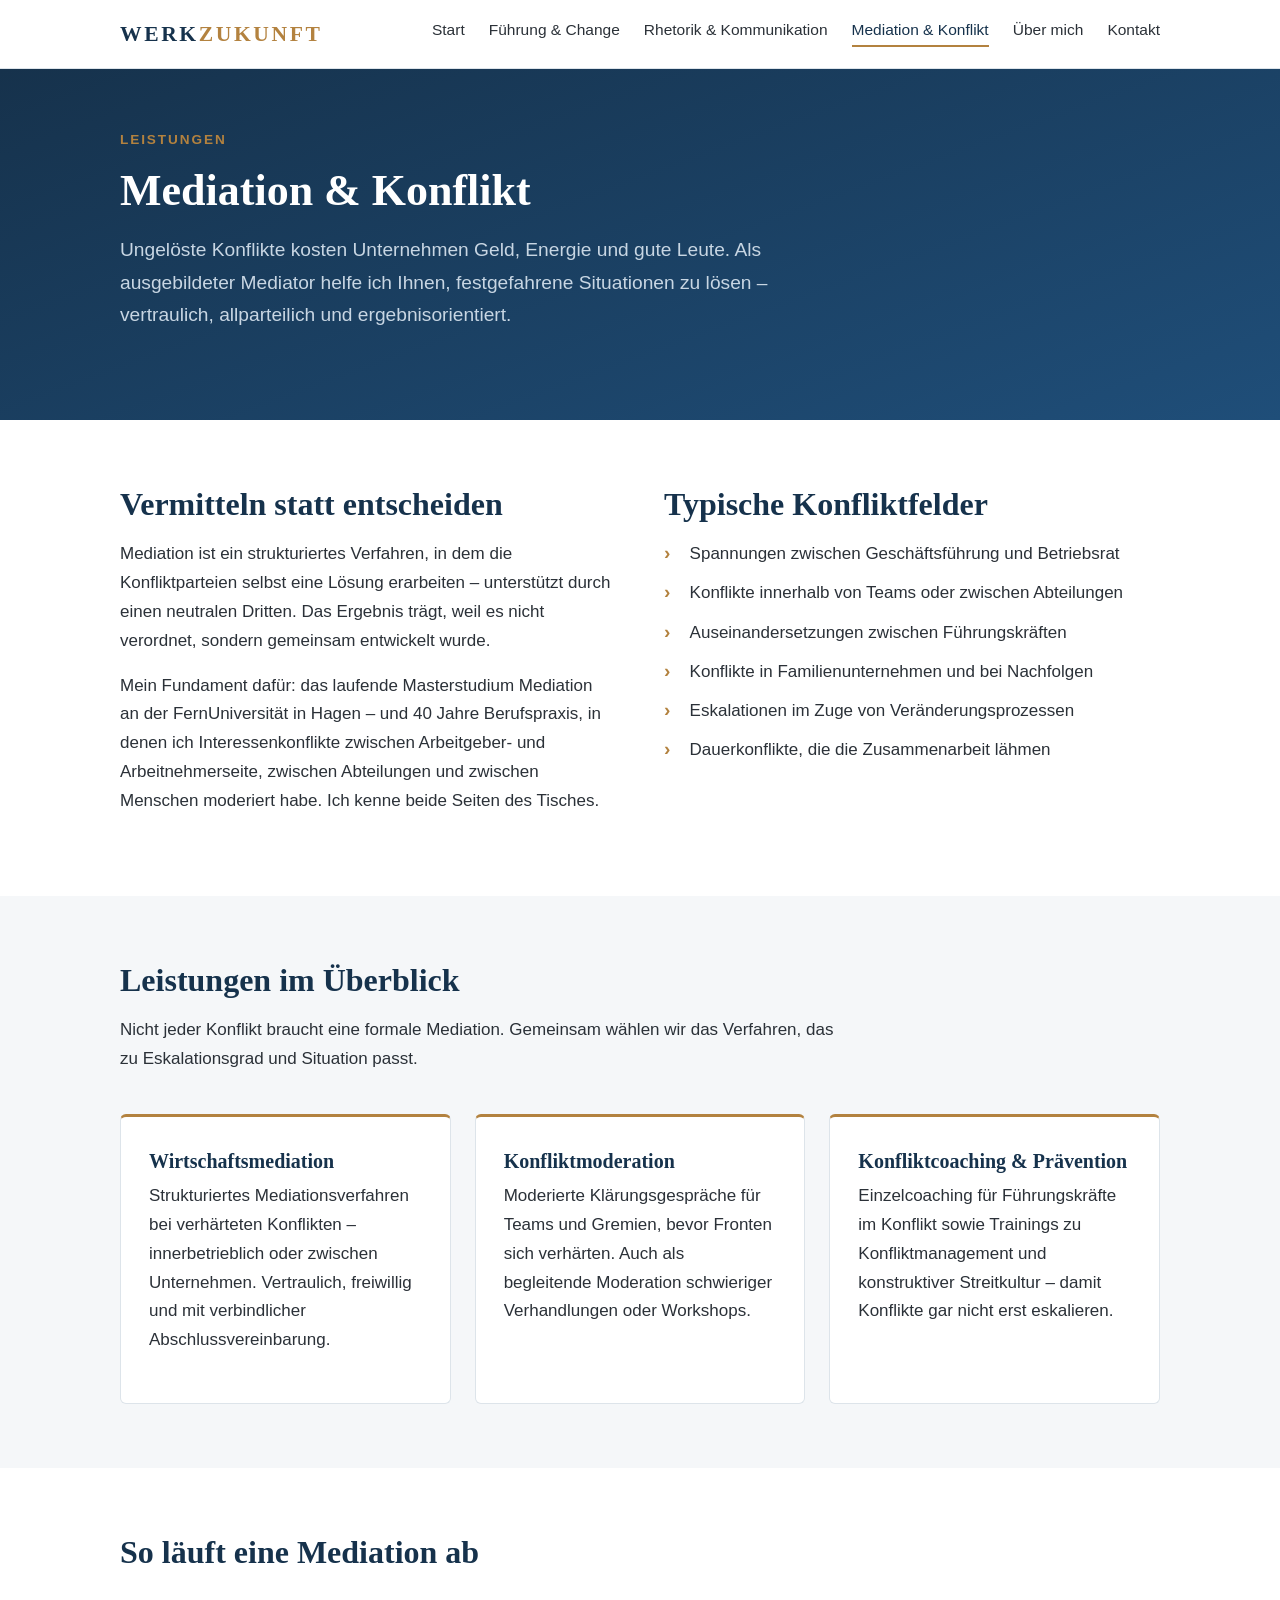
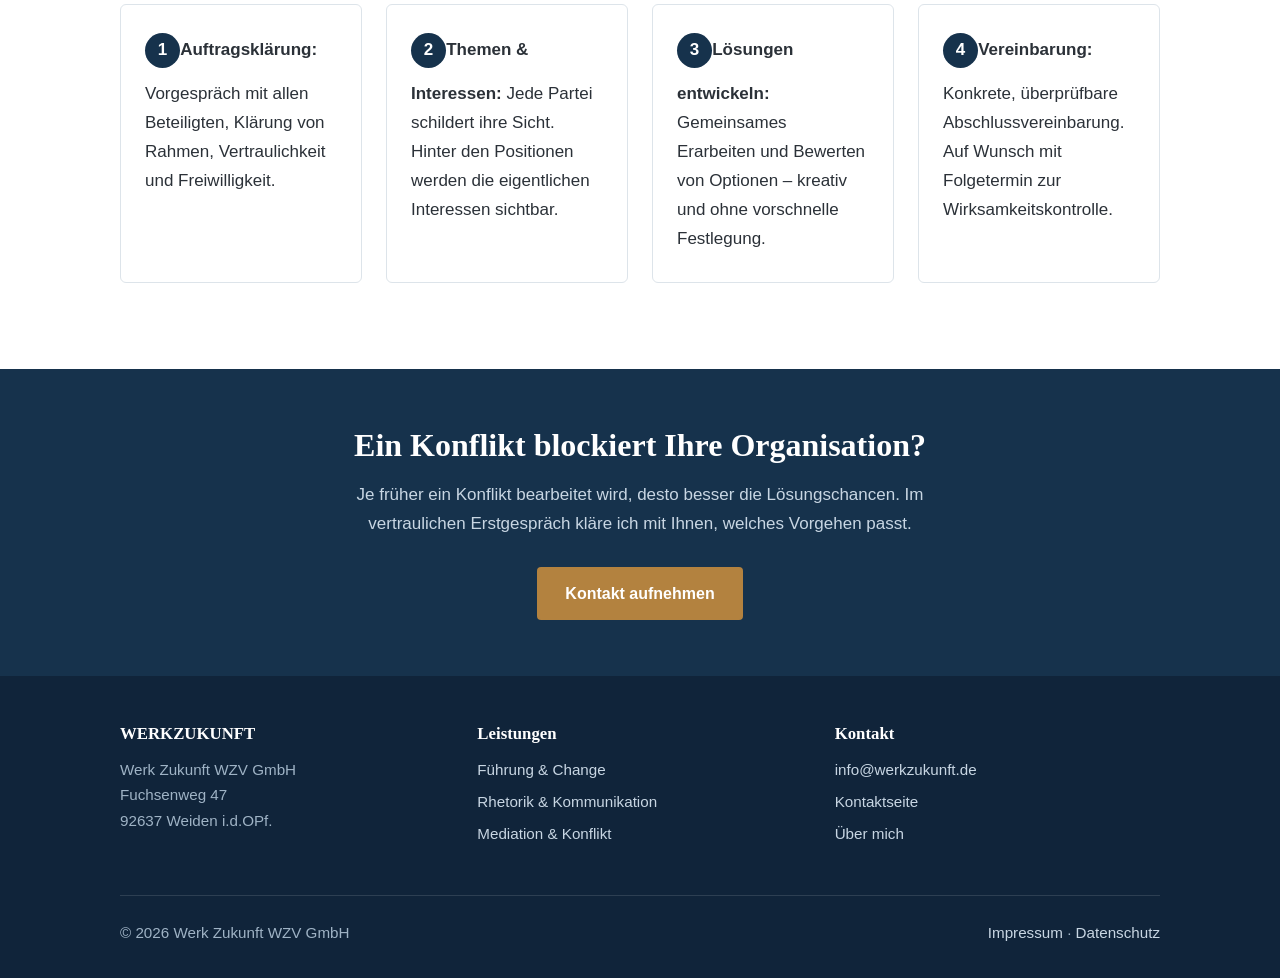
<file: mediation.html>
<!DOCTYPE html>
<html lang="de">
<head>
  <meta charset="UTF-8">
  <meta name="viewport" content="width=device-width, initial-scale=1.0">
  <title>Mediation &amp; Konfliktlösung für Unternehmen | WERKZUKUNFT</title>
  <meta name="description" content="Wirtschaftsmediation und Konfliktmoderation: zwischen Geschäftsführung und Betriebsrat, in Teams und Führungsetagen. Stefan Friedl – allparteilich, strukturiert, praxiserprobt.">
  <link rel="canonical" href="https://werkzukunft.de/mediation.html">
  <link rel="stylesheet" href="css/style.css">
</head>
<body>

  <header class="site-header">
    <div class="container nav-wrap">
      <a href="index.html" class="logo">WERK<span>ZUKUNFT</span></a>
      <input type="checkbox" id="nav-toggle" class="nav-toggle">
      <label for="nav-toggle" class="nav-toggle-label" aria-label="Menü öffnen"><span></span></label>
      <nav class="site-nav" aria-label="Hauptnavigation">
        <ul>
          <li><a href="index.html">Start</a></li>
          <li><a href="fuehrung.html">Führung &amp; Change</a></li>
          <li><a href="rhetorik.html">Rhetorik &amp; Kommunikation</a></li>
          <li><a href="mediation.html" class="aktiv">Mediation &amp; Konflikt</a></li>
          <li><a href="ueber-mich.html">Über mich</a></li>
          <li><a href="kontakt.html">Kontakt</a></li>
        </ul>
      </nav>
    </div>
  </header>

  <main>

    <section class="hero hero--seite">
      <div class="container">
        <p class="dachzeile">Leistungen</p>
        <h1>Mediation &amp; Konflikt</h1>
        <p class="untertitel">Ungelöste Konflikte kosten Unternehmen Geld, Energie und gute Leute. Als ausgebildeter Mediator helfe ich Ihnen, festgefahrene Situationen zu lösen – vertraulich, allparteilich und ergebnisorientiert.</p>
      </div>
    </section>

    <section class="section">
      <div class="container zweispalter">
        <div>
          <h2>Vermitteln statt entscheiden</h2>
          <p>Mediation ist ein strukturiertes Verfahren, in dem die Konfliktparteien selbst eine Lösung erarbeiten – unterstützt durch einen neutralen Dritten. Das Ergebnis trägt, weil es nicht verordnet, sondern gemeinsam entwickelt wurde.</p>
          <p>Mein Fundament dafür: das laufende Masterstudium Mediation an der FernUniversität in Hagen – und 40 Jahre Berufspraxis, in denen ich Interessenkonflikte zwischen Arbeitgeber- und Arbeitnehmerseite, zwischen Abteilungen und zwischen Menschen moderiert habe. Ich kenne beide Seiten des Tisches.</p>
        </div>
        <div>
          <h2>Typische Konfliktfelder</h2>
          <ul class="themenliste">
            <li>Spannungen zwischen Geschäftsführung und Betriebsrat</li>
            <li>Konflikte innerhalb von Teams oder zwischen Abteilungen</li>
            <li>Auseinandersetzungen zwischen Führungskräften</li>
            <li>Konflikte in Familienunternehmen und bei Nachfolgen</li>
            <li>Eskalationen im Zuge von Veränderungsprozessen</li>
            <li>Dauerkonflikte, die die Zusammenarbeit lähmen</li>
          </ul>
        </div>
      </div>
    </section>

    <section class="section section--grau">
      <div class="container">
        <h2>Leistungen im Überblick</h2>
        <p class="section-intro">Nicht jeder Konflikt braucht eine formale Mediation. Gemeinsam wählen wir das Verfahren, das zu Eskalationsgrad und Situation passt.</p>
        <div class="karten">
          <article class="karte">
            <h3>Wirtschaftsmediation</h3>
            <p>Strukturiertes Mediationsverfahren bei verhärteten Konflikten – innerbetrieblich oder zwischen Unternehmen. Vertraulich, freiwillig und mit verbindlicher Abschlussvereinbarung.</p>
          </article>
          <article class="karte">
            <h3>Konfliktmoderation</h3>
            <p>Moderierte Klärungsgespräche für Teams und Gremien, bevor Fronten sich verhärten. Auch als begleitende Moderation schwieriger Verhandlungen oder Workshops.</p>
          </article>
          <article class="karte">
            <h3>Konfliktcoaching &amp; Prävention</h3>
            <p>Einzelcoaching für Führungskräfte im Konflikt sowie Trainings zu Konfliktmanagement und konstruktiver Streitkultur – damit Konflikte gar nicht erst eskalieren.</p>
          </article>
        </div>
      </div>
    </section>

    <section class="section">
      <div class="container">
        <h2>So läuft eine Mediation ab</h2>
        <ol class="schritte abstand-oben">
          <li><strong>Auftragsklärung:</strong> Vorgespräch mit allen Beteiligten, Klärung von Rahmen, Vertraulichkeit und Freiwilligkeit.</li>
          <li><strong>Themen &amp; Interessen:</strong> Jede Partei schildert ihre Sicht. Hinter den Positionen werden die eigentlichen Interessen sichtbar.</li>
          <li><strong>Lösungen entwickeln:</strong> Gemeinsames Erarbeiten und Bewerten von Optionen – kreativ und ohne vorschnelle Festlegung.</li>
          <li><strong>Vereinbarung:</strong> Konkrete, überprüfbare Abschlussvereinbarung. Auf Wunsch mit Folgetermin zur Wirksamkeitskontrolle.</li>
        </ol>
      </div>
    </section>

    <section class="cta-band">
      <div class="container">
        <h2>Ein Konflikt blockiert Ihre Organisation?</h2>
        <p>Je früher ein Konflikt bearbeitet wird, desto besser die Lösungschancen. Im vertraulichen Erstgespräch kläre ich mit Ihnen, welches Vorgehen passt.</p>
        <a href="kontakt.html" class="btn btn--primaer">Kontakt aufnehmen</a>
      </div>
    </section>

  </main>

  <footer class="site-footer">
    <div class="container">
      <div class="footer-spalten">
        <div>
          <h3>WERKZUKUNFT</h3>
          <p>Werk Zukunft WZV GmbH<br>
          Fuchsenweg 47<br>
          92637 Weiden i.d.OPf.</p>
        </div>
        <div>
          <h3>Leistungen</h3>
          <ul>
            <li><a href="fuehrung.html">Führung &amp; Change</a></li>
            <li><a href="rhetorik.html">Rhetorik &amp; Kommunikation</a></li>
            <li><a href="mediation.html">Mediation &amp; Konflikt</a></li>
          </ul>
        </div>
        <div>
          <h3>Kontakt</h3>
          <ul>
            <li><a href="mailto:info@werkzukunft.de">info@werkzukunft.de</a></li>
            <li><a href="kontakt.html">Kontaktseite</a></li>
            <li><a href="ueber-mich.html">Über mich</a></li>
          </ul>
        </div>
      </div>
      <div class="footer-unten">
        <span>© 2026 Werk Zukunft WZV GmbH</span>
        <span><a href="impressum.html">Impressum</a> · <a href="datenschutz.html">Datenschutz</a></span>
      </div>
    </div>
  </footer>

</body>
</html>
</file>
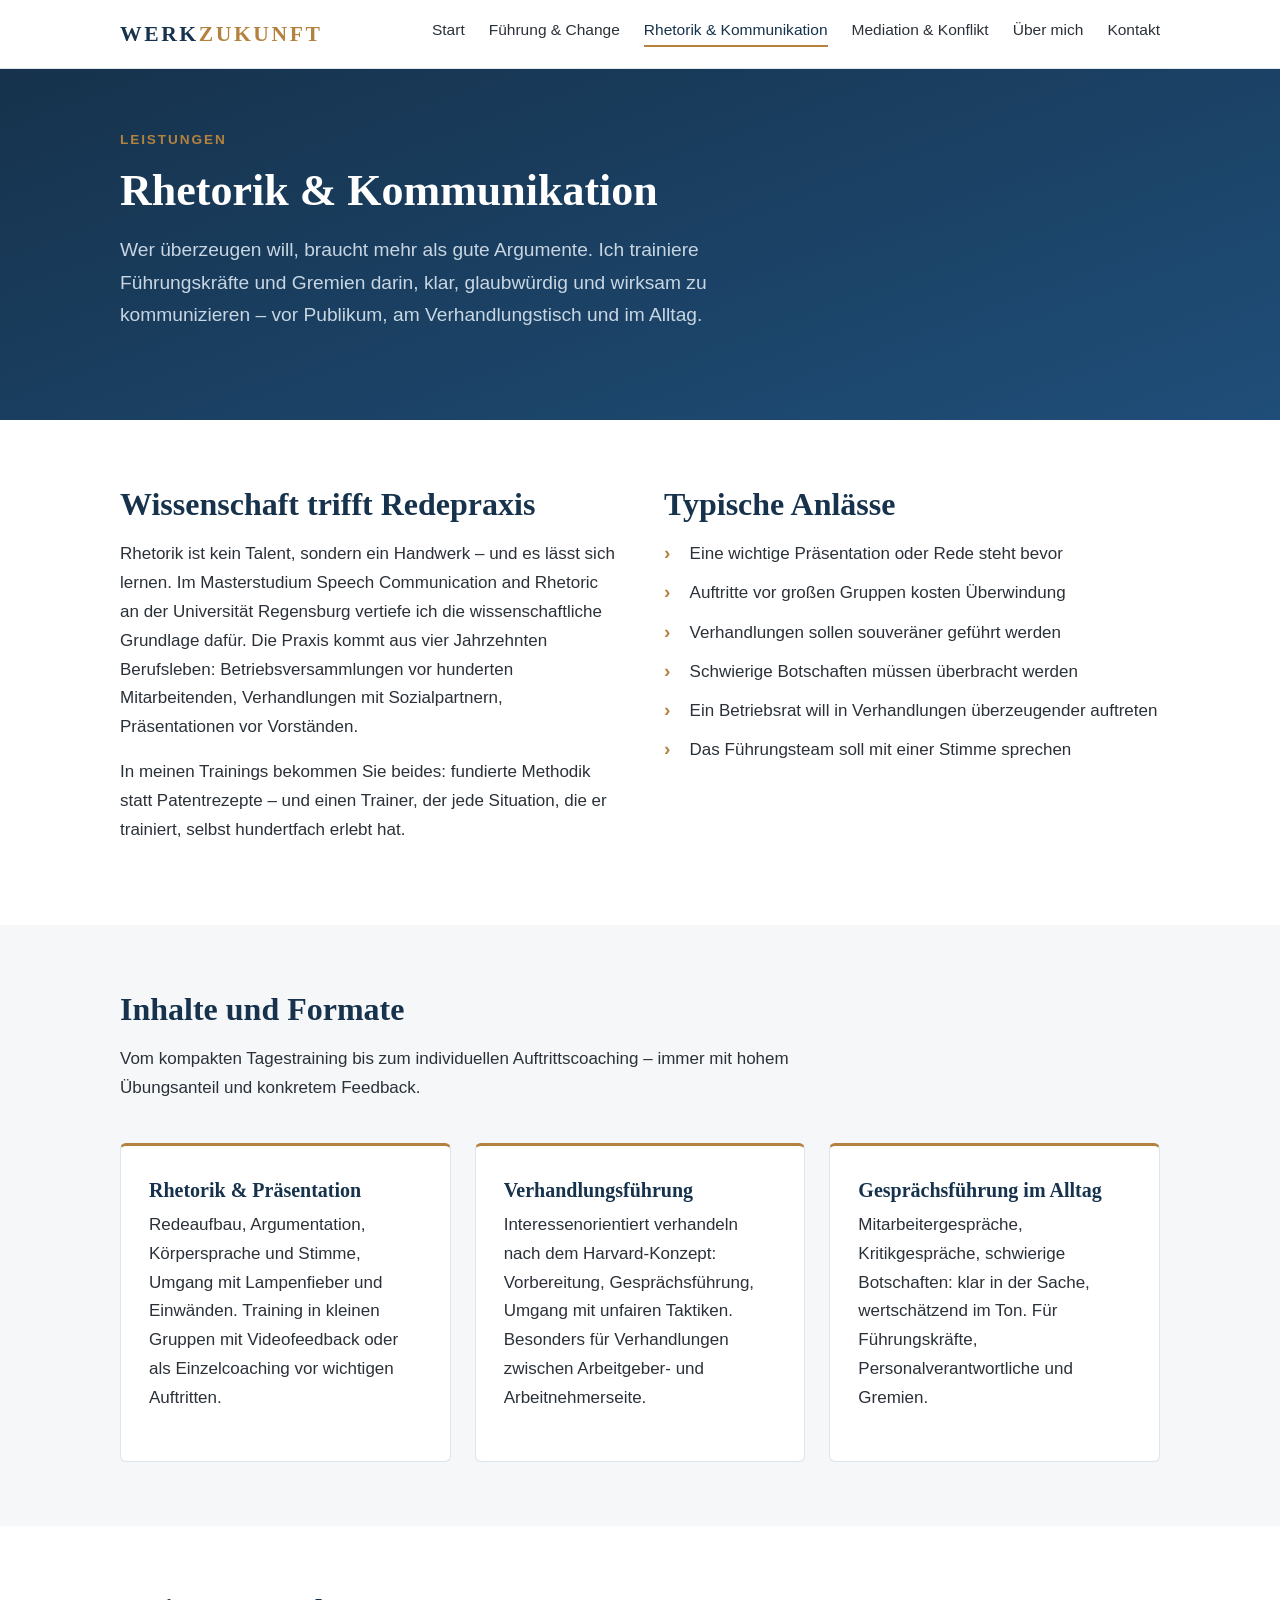
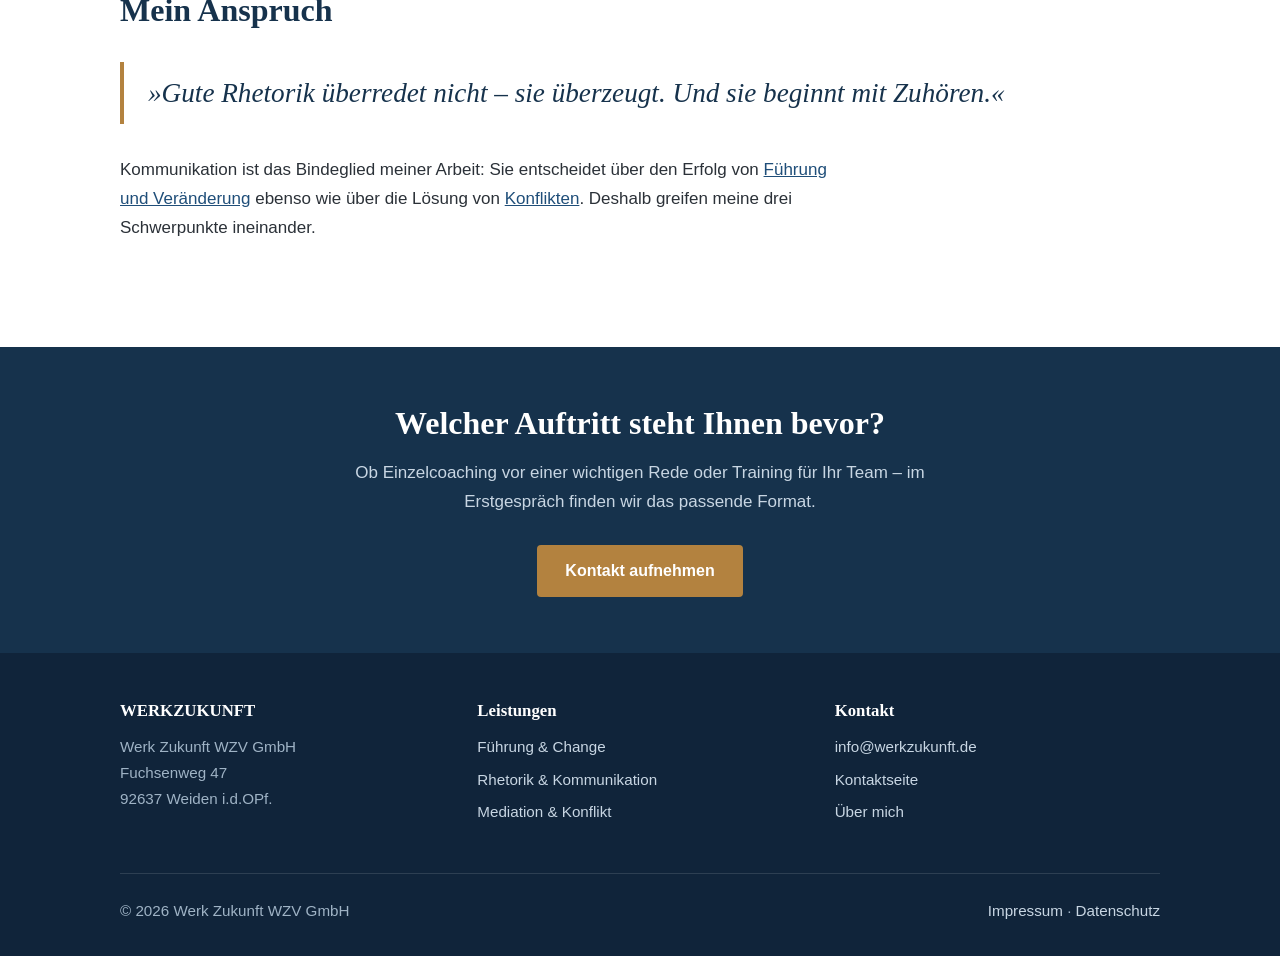
<file: rhetorik.html>
<!DOCTYPE html>
<html lang="de">
<head>
  <meta charset="UTF-8">
  <meta name="viewport" content="width=device-width, initial-scale=1.0">
  <title>Rhetorik &amp; Kommunikation – Training &amp; Coaching | WERKZUKUNFT</title>
  <meta name="description" content="Rhetoriktraining und Kommunikationscoaching: überzeugend präsentieren, souverän verhandeln, klar führen. Stefan Friedl – fundierte Methodik, jahrzehntelange Redepraxis.">
  <link rel="canonical" href="https://werkzukunft.de/rhetorik.html">
  <link rel="stylesheet" href="css/style.css">
</head>
<body>

  <header class="site-header">
    <div class="container nav-wrap">
      <a href="index.html" class="logo">WERK<span>ZUKUNFT</span></a>
      <input type="checkbox" id="nav-toggle" class="nav-toggle">
      <label for="nav-toggle" class="nav-toggle-label" aria-label="Menü öffnen"><span></span></label>
      <nav class="site-nav" aria-label="Hauptnavigation">
        <ul>
          <li><a href="index.html">Start</a></li>
          <li><a href="fuehrung.html">Führung &amp; Change</a></li>
          <li><a href="rhetorik.html" class="aktiv">Rhetorik &amp; Kommunikation</a></li>
          <li><a href="mediation.html">Mediation &amp; Konflikt</a></li>
          <li><a href="ueber-mich.html">Über mich</a></li>
          <li><a href="kontakt.html">Kontakt</a></li>
        </ul>
      </nav>
    </div>
  </header>

  <main>

    <section class="hero hero--seite">
      <div class="container">
        <p class="dachzeile">Leistungen</p>
        <h1>Rhetorik &amp; Kommunikation</h1>
        <p class="untertitel">Wer überzeugen will, braucht mehr als gute Argumente. Ich trainiere Führungskräfte und Gremien darin, klar, glaubwürdig und wirksam zu kommunizieren – vor Publikum, am Verhandlungstisch und im Alltag.</p>
      </div>
    </section>

    <section class="section">
      <div class="container zweispalter">
        <div>
          <h2>Wissenschaft trifft Redepraxis</h2>
          <p>Rhetorik ist kein Talent, sondern ein Handwerk – und es lässt sich lernen. Im Masterstudium Speech Communication and Rhetoric an der Universität Regensburg vertiefe ich die wissenschaftliche Grundlage dafür. Die Praxis kommt aus vier Jahrzehnten Berufsleben: Betriebsversammlungen vor hunderten Mitarbeitenden, Verhandlungen mit Sozialpartnern, Präsentationen vor Vorständen.</p>
          <p>In meinen Trainings bekommen Sie beides: fundierte Methodik statt Patentrezepte – und einen Trainer, der jede Situation, die er trainiert, selbst hundertfach erlebt hat.</p>
        </div>
        <div>
          <h2>Typische Anlässe</h2>
          <ul class="themenliste">
            <li>Eine wichtige Präsentation oder Rede steht bevor</li>
            <li>Auftritte vor großen Gruppen kosten Überwindung</li>
            <li>Verhandlungen sollen souveräner geführt werden</li>
            <li>Schwierige Botschaften müssen überbracht werden</li>
            <li>Ein Betriebsrat will in Verhandlungen überzeugender auftreten</li>
            <li>Das Führungsteam soll mit einer Stimme sprechen</li>
          </ul>
        </div>
      </div>
    </section>

    <section class="section section--grau">
      <div class="container">
        <h2>Inhalte und Formate</h2>
        <p class="section-intro">Vom kompakten Tagestraining bis zum individuellen Auftrittscoaching – immer mit hohem Übungsanteil und konkretem Feedback.</p>
        <div class="karten">
          <article class="karte">
            <h3>Rhetorik &amp; Präsentation</h3>
            <p>Redeaufbau, Argumentation, Körpersprache und Stimme, Umgang mit Lampenfieber und Einwänden. Training in kleinen Gruppen mit Videofeedback oder als Einzelcoaching vor wichtigen Auftritten.</p>
          </article>
          <article class="karte">
            <h3>Verhandlungsführung</h3>
            <p>Interessenorientiert verhandeln nach dem Harvard-Konzept: Vorbereitung, Gesprächsführung, Umgang mit unfairen Taktiken. Besonders für Verhandlungen zwischen Arbeitgeber- und Arbeitnehmerseite.</p>
          </article>
          <article class="karte">
            <h3>Gesprächsführung im Alltag</h3>
            <p>Mitarbeitergespräche, Kritikgespräche, schwierige Botschaften: klar in der Sache, wertschätzend im Ton. Für Führungskräfte, Personalverantwortliche und Gremien.</p>
          </article>
        </div>
      </div>
    </section>

    <section class="section">
      <div class="container">
        <h2>Mein Anspruch</h2>
        <blockquote class="motto">»Gute Rhetorik überredet nicht – sie überzeugt. Und sie beginnt mit Zuhören.«</blockquote>
        <p class="section-intro">Kommunikation ist das Bindeglied meiner Arbeit: Sie entscheidet über den Erfolg von <a href="fuehrung.html">Führung und Veränderung</a> ebenso wie über die Lösung von <a href="mediation.html">Konflikten</a>. Deshalb greifen meine drei Schwerpunkte ineinander.</p>
      </div>
    </section>

    <section class="cta-band">
      <div class="container">
        <h2>Welcher Auftritt steht Ihnen bevor?</h2>
        <p>Ob Einzelcoaching vor einer wichtigen Rede oder Training für Ihr Team – im Erstgespräch finden wir das passende Format.</p>
        <a href="kontakt.html" class="btn btn--primaer">Kontakt aufnehmen</a>
      </div>
    </section>

  </main>

  <footer class="site-footer">
    <div class="container">
      <div class="footer-spalten">
        <div>
          <h3>WERKZUKUNFT</h3>
          <p>Werk Zukunft WZV GmbH<br>
          Fuchsenweg 47<br>
          92637 Weiden i.d.OPf.</p>
        </div>
        <div>
          <h3>Leistungen</h3>
          <ul>
            <li><a href="fuehrung.html">Führung &amp; Change</a></li>
            <li><a href="rhetorik.html">Rhetorik &amp; Kommunikation</a></li>
            <li><a href="mediation.html">Mediation &amp; Konflikt</a></li>
          </ul>
        </div>
        <div>
          <h3>Kontakt</h3>
          <ul>
            <li><a href="mailto:info@werkzukunft.de">info@werkzukunft.de</a></li>
            <li><a href="kontakt.html">Kontaktseite</a></li>
            <li><a href="ueber-mich.html">Über mich</a></li>
          </ul>
        </div>
      </div>
      <div class="footer-unten">
        <span>© 2026 Werk Zukunft WZV GmbH</span>
        <span><a href="impressum.html">Impressum</a> · <a href="datenschutz.html">Datenschutz</a></span>
      </div>
    </div>
  </footer>

</body>
</html>
</file>
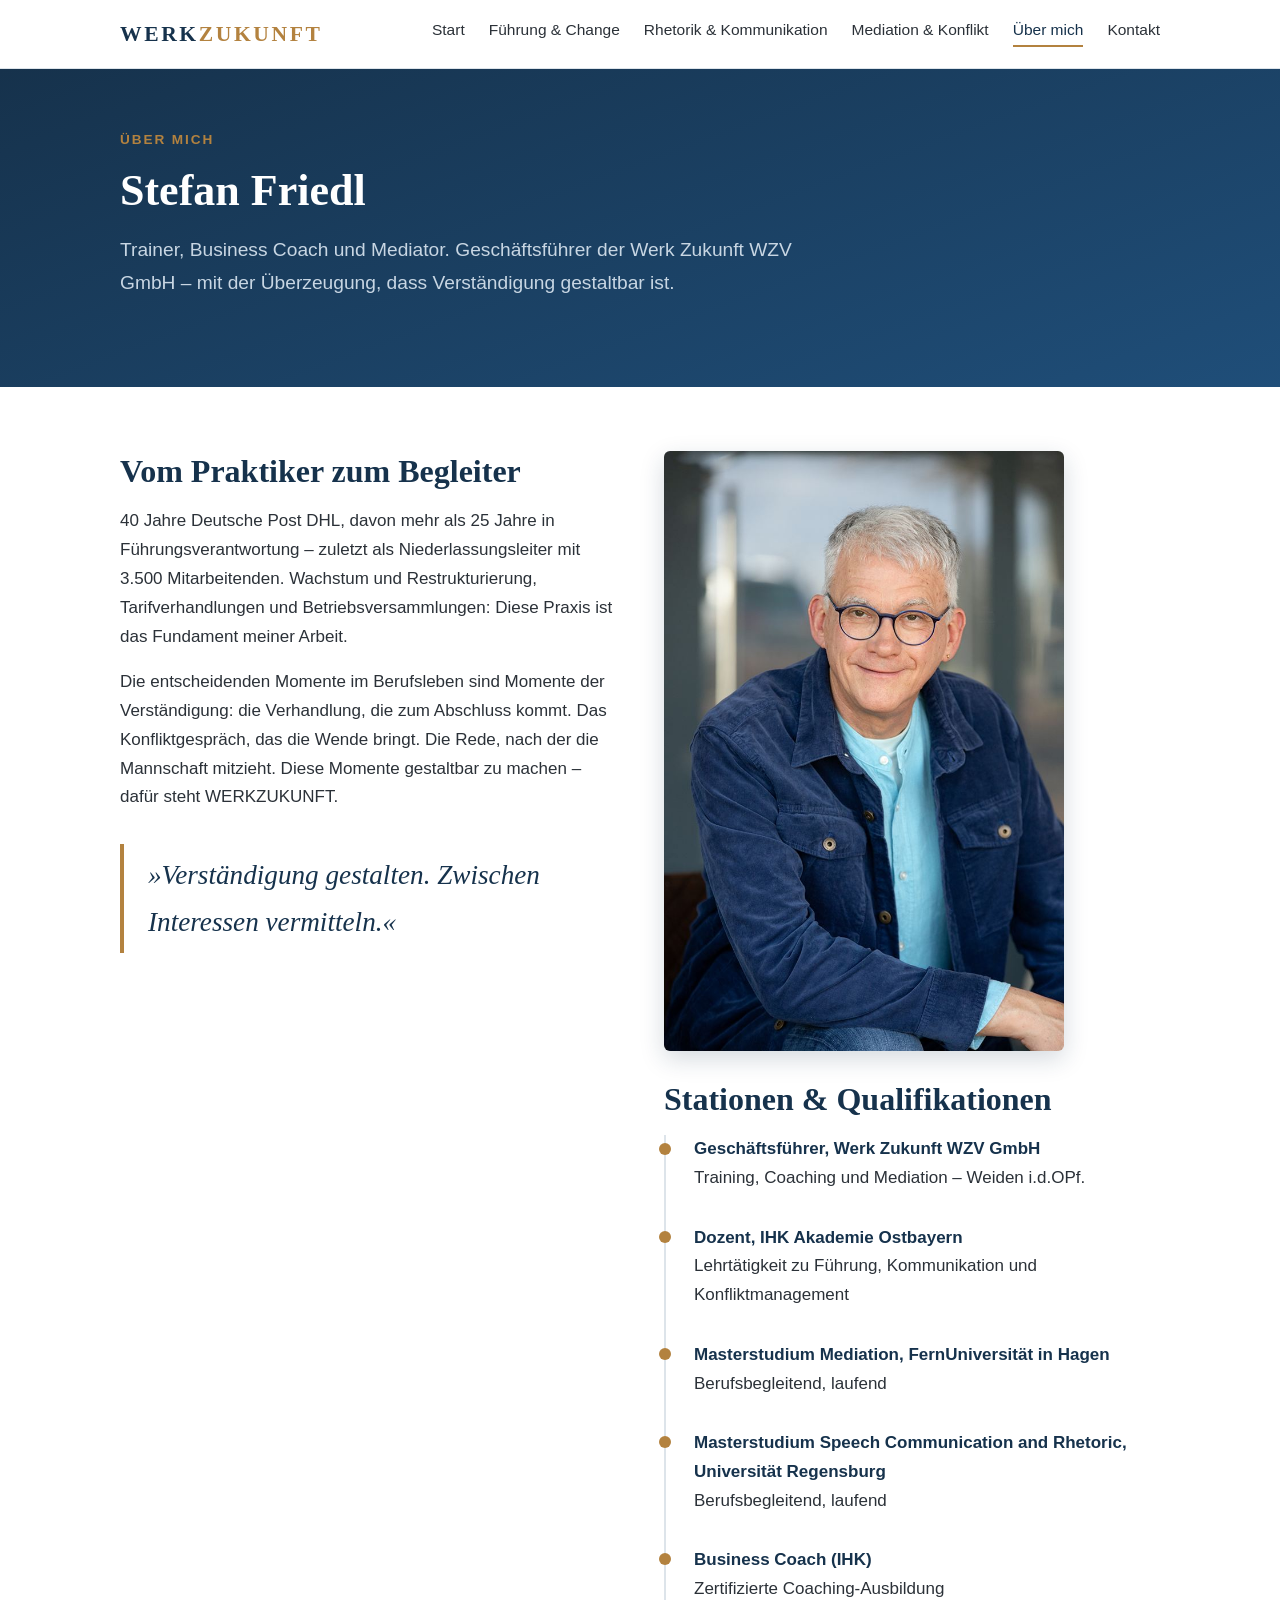
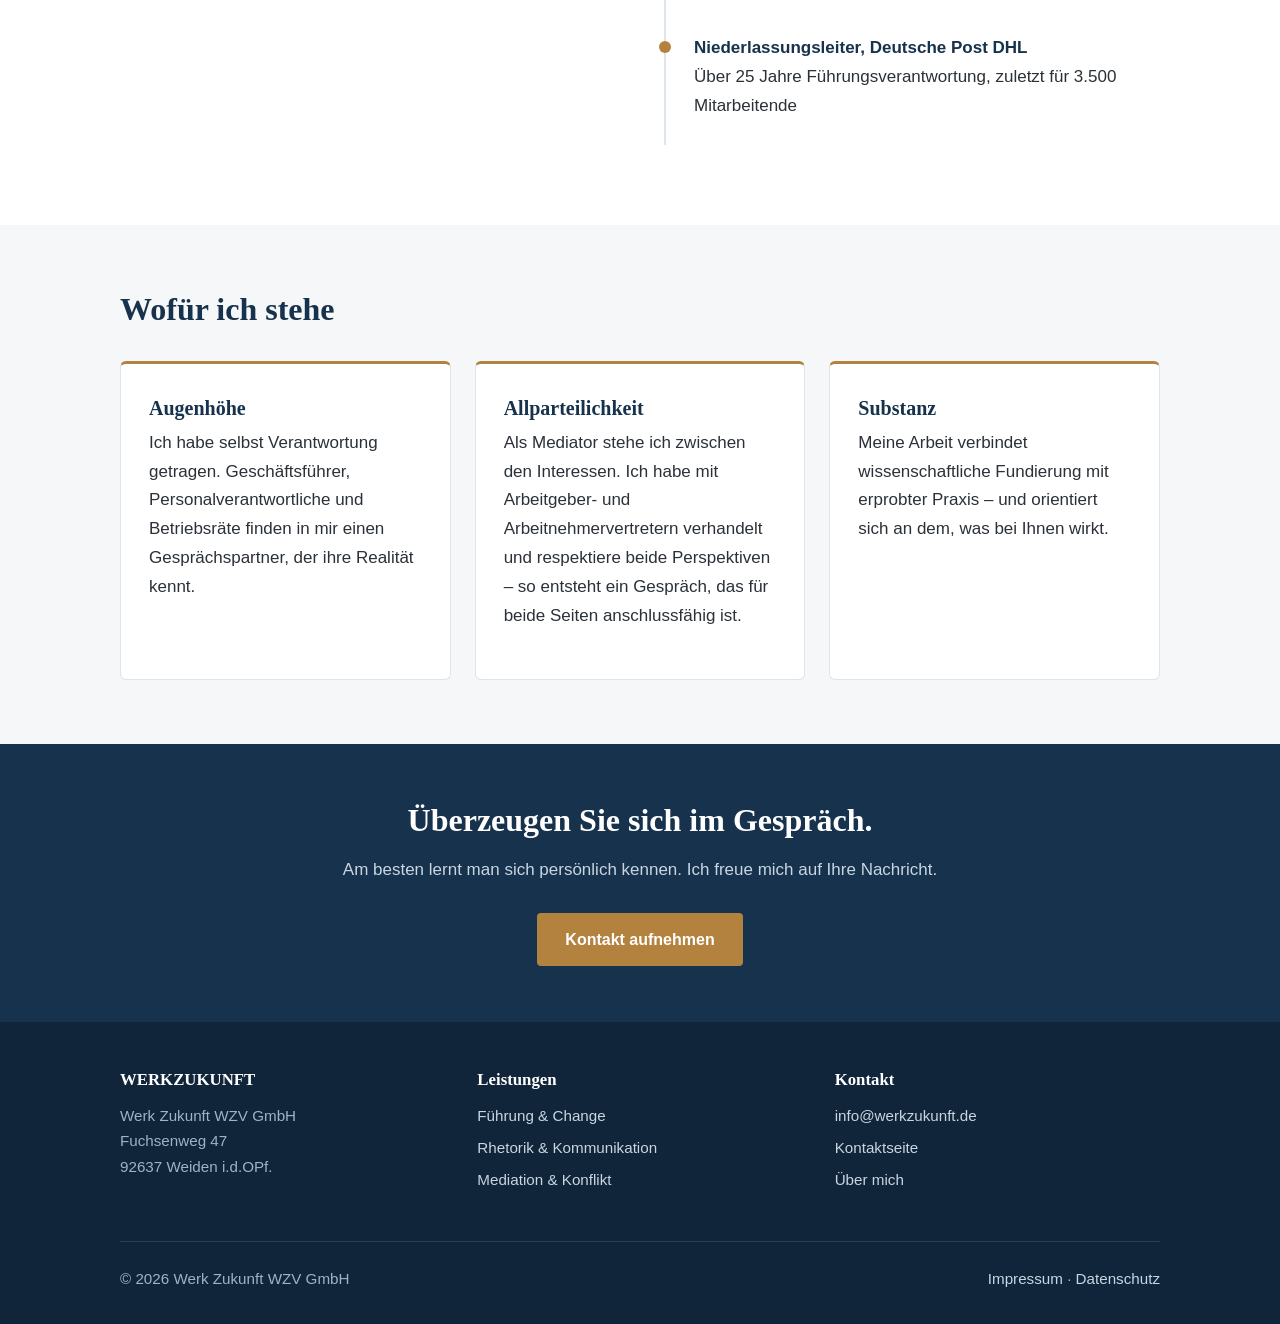
<file: ueber-mich.html>
<!DOCTYPE html>
<html lang="de">
<head>
  <meta charset="UTF-8">
  <meta name="viewport" content="width=device-width, initial-scale=1.0">
  <title>Stefan Friedl – Trainer, Coach &amp; Mediator | WERKZUKUNFT</title>
  <meta name="description" content="Stefan Friedl: 40 Jahre Deutsche Post DHL, zuletzt Niederlassungsleiter mit 3.500 Mitarbeitenden. Business Coach (IHK), Mediator, Dozent an der IHK Akademie Ostbayern.">
  <link rel="canonical" href="https://werkzukunft.de/ueber-mich.html">
  <link rel="stylesheet" href="css/style.css">
</head>
<body>

  <header class="site-header">
    <div class="container nav-wrap">
      <a href="index.html" class="logo">WERK<span>ZUKUNFT</span></a>
      <input type="checkbox" id="nav-toggle" class="nav-toggle">
      <label for="nav-toggle" class="nav-toggle-label" aria-label="Menü öffnen"><span></span></label>
      <nav class="site-nav" aria-label="Hauptnavigation">
        <ul>
          <li><a href="index.html">Start</a></li>
          <li><a href="fuehrung.html">Führung &amp; Change</a></li>
          <li><a href="rhetorik.html">Rhetorik &amp; Kommunikation</a></li>
          <li><a href="mediation.html">Mediation &amp; Konflikt</a></li>
          <li><a href="ueber-mich.html" class="aktiv">Über mich</a></li>
          <li><a href="kontakt.html">Kontakt</a></li>
        </ul>
      </nav>
    </div>
  </header>

  <main>

    <section class="hero hero--seite">
      <div class="container">
        <p class="dachzeile">Über mich</p>
        <h1>Stefan Friedl</h1>
        <p class="untertitel">Trainer, Business Coach und Mediator. Geschäftsführer der Werk Zukunft WZV GmbH – mit der Überzeugung, dass Verständigung gestaltbar ist.</p>
      </div>
    </section>

    <section class="section">
      <div class="container zweispalter">
        <div>
          <h2>Vom Praktiker zum Begleiter</h2>
          <p>40 Jahre Deutsche Post DHL, davon mehr als 25 Jahre in Führungsverantwortung – zuletzt als Niederlassungsleiter mit 3.500 Mitarbeitenden. Wachstum und Restrukturierung, Tarifverhandlungen und Betriebsversammlungen: Diese Praxis ist das Fundament meiner Arbeit.</p>
          <p>Die entscheidenden Momente im Berufsleben sind Momente der Verständigung: die Verhandlung, die zum Abschluss kommt. Das Konfliktgespräch, das die Wende bringt. Die Rede, nach der die Mannschaft mitzieht. Diese Momente gestaltbar zu machen – dafür steht WERKZUKUNFT.</p>
          <blockquote class="motto">»Verständigung gestalten. Zwischen Interessen vermitteln.«</blockquote>
        </div>
        <div>
          <img class="portraet" src="images/stefan-friedl-mediator-coach-weiden.jpg" alt="Porträt von Stefan Friedl, Mediator, Business Coach und Rhetoriktrainer aus Weiden i.d.OPf." width="700" height="1050">
          <h2>Stationen &amp; Qualifikationen</h2>
          <ul class="stationen">
            <li>
              <span class="titel">Geschäftsführer, Werk Zukunft WZV GmbH</span><br>
              Training, Coaching und Mediation – Weiden i.d.OPf.
            </li>
            <li>
              <span class="titel">Dozent, IHK Akademie Ostbayern</span><br>
              Lehrtätigkeit zu Führung, Kommunikation und Konfliktmanagement
            </li>
            <li>
              <span class="titel">Masterstudium Mediation, FernUniversität in Hagen</span><br>
              Berufsbegleitend, laufend
            </li>
            <li>
              <span class="titel">Masterstudium Speech Communication and Rhetoric, Universität Regensburg</span><br>
              Berufsbegleitend, laufend
            </li>
            <li>
              <span class="titel">Business Coach (IHK)</span><br>
              Zertifizierte Coaching-Ausbildung
            </li>
            <li>
              <span class="titel">Niederlassungsleiter, Deutsche Post DHL</span><br>
              Über 25 Jahre Führungsverantwortung, zuletzt für 3.500 Mitarbeitende
            </li>
          </ul>
        </div>
      </div>
    </section>

    <section class="section section--grau">
      <div class="container">
        <h2>Wofür ich stehe</h2>
        <div class="karten abstand-oben">
          <article class="karte">
            <h3>Augenhöhe</h3>
            <p>Ich habe selbst Verantwortung getragen. Geschäftsführer, Personalverantwortliche und Betriebsräte finden in mir einen Gesprächspartner, der ihre Realität kennt.</p>
          </article>
          <article class="karte">
            <h3>Allparteilichkeit</h3>
            <p>Als Mediator stehe ich zwischen den Interessen. Ich habe mit Arbeitgeber- und Arbeitnehmervertretern verhandelt und respektiere beide Perspektiven – so entsteht ein Gespräch, das für beide Seiten anschlussfähig ist.</p>
          </article>
          <article class="karte">
            <h3>Substanz</h3>
            <p>Meine Arbeit verbindet wissenschaftliche Fundierung mit erprobter Praxis – und orientiert sich an dem, was bei Ihnen wirkt.</p>
          </article>
        </div>
      </div>
    </section>

    <section class="cta-band">
      <div class="container">
        <h2>Überzeugen Sie sich im Gespräch.</h2>
        <p>Am besten lernt man sich persönlich kennen. Ich freue mich auf Ihre Nachricht.</p>
        <a href="kontakt.html" class="btn btn--primaer">Kontakt aufnehmen</a>
      </div>
    </section>

  </main>

  <footer class="site-footer">
    <div class="container">
      <div class="footer-spalten">
        <div>
          <h3>WERKZUKUNFT</h3>
          <p>Werk Zukunft WZV GmbH<br>
          Fuchsenweg 47<br>
          92637 Weiden i.d.OPf.</p>
        </div>
        <div>
          <h3>Leistungen</h3>
          <ul>
            <li><a href="fuehrung.html">Führung &amp; Change</a></li>
            <li><a href="rhetorik.html">Rhetorik &amp; Kommunikation</a></li>
            <li><a href="mediation.html">Mediation &amp; Konflikt</a></li>
          </ul>
        </div>
        <div>
          <h3>Kontakt</h3>
          <ul>
            <li><a href="mailto:info@werkzukunft.de">info@werkzukunft.de</a></li>
            <li><a href="kontakt.html">Kontaktseite</a></li>
            <li><a href="ueber-mich.html">Über mich</a></li>
          </ul>
        </div>
      </div>
      <div class="footer-unten">
        <span>© 2026 Werk Zukunft WZV GmbH</span>
        <span><a href="impressum.html">Impressum</a> · <a href="datenschutz.html">Datenschutz</a></span>
      </div>
    </div>
  </footer>

</body>
</html>
</file>
<file: css/style.css>
/* ==========================================================================
   WERKZUKUNFT – Zentrales Stylesheet
   Statische Website, keine Abhängigkeiten, Systemschriften (DSGVO-konform)
   ========================================================================== */

:root {
  --blau-dunkel: #16324c;
  --blau: #1f4e79;
  --blau-hell: #eef3f8;
  --bronze: #b3823f;
  --bronze-dunkel: #94681f;
  --text: #2b3138;
  --text-hell: #5a6470;
  --grau-bg: #f5f7f9;
  --linie: #dde4ea;
  --weiss: #ffffff;
  --serif: Georgia, "Times New Roman", Times, serif;
  --sans: -apple-system, BlinkMacSystemFont, "Segoe UI", Roboto, Helvetica, Arial, sans-serif;
}

* {
  margin: 0;
  padding: 0;
  box-sizing: border-box;
}

html {
  scroll-behavior: smooth;
}

body {
  font-family: var(--sans);
  font-size: 1.0625rem;
  line-height: 1.7;
  color: var(--text);
  background: var(--weiss);
}

img {
  max-width: 100%;
  height: auto;
}

/* --------------------------------------------------------------------------
   Typografie
   -------------------------------------------------------------------------- */

h1, h2, h3 {
  font-family: var(--serif);
  color: var(--blau-dunkel);
  line-height: 1.25;
  font-weight: 600;
}

h1 {
  font-size: clamp(1.9rem, 4.5vw, 2.75rem);
  margin-bottom: 1rem;
}

h2 {
  font-size: clamp(1.5rem, 3vw, 2rem);
  margin-bottom: 1rem;
}

h3 {
  font-size: 1.25rem;
  margin-bottom: 0.5rem;
}

p {
  margin-bottom: 1rem;
}

a {
  color: var(--blau);
}

a:hover {
  color: var(--bronze-dunkel);
}

ul, ol {
  margin: 0 0 1rem 1.25rem;
}

li {
  margin-bottom: 0.4rem;
}

/* --------------------------------------------------------------------------
   Layout-Container
   -------------------------------------------------------------------------- */

.container {
  max-width: 1080px;
  margin: 0 auto;
  padding: 0 1.25rem;
}

.section {
  padding: 4rem 0;
}

.section--grau {
  background: var(--grau-bg);
}

.section--blau {
  background: var(--blau-dunkel);
  color: #dbe5ee;
}

.section--blau h2 {
  color: var(--weiss);
}

.section-intro {
  max-width: 720px;
  margin-bottom: 2.5rem;
}

/* --------------------------------------------------------------------------
   Header & Navigation (CSS-only, ohne JavaScript)
   -------------------------------------------------------------------------- */

.site-header {
  background: var(--weiss);
  border-bottom: 1px solid var(--linie);
  position: sticky;
  top: 0;
  z-index: 100;
}

.nav-wrap {
  display: flex;
  align-items: center;
  justify-content: space-between;
  min-height: 4.25rem;
  flex-wrap: wrap;
}

.logo {
  font-family: var(--serif);
  font-size: 1.35rem;
  font-weight: 700;
  letter-spacing: 0.12em;
  color: var(--blau-dunkel);
  text-decoration: none;
}

.logo span {
  color: var(--bronze);
}

.nav-toggle {
  display: none;
}

.nav-toggle-label {
  display: none;
  cursor: pointer;
  padding: 0.5rem;
}

.nav-toggle-label span,
.nav-toggle-label span::before,
.nav-toggle-label span::after {
  display: block;
  background: var(--blau-dunkel);
  height: 2px;
  width: 26px;
  border-radius: 2px;
  position: relative;
  content: "";
  transition: transform 0.2s ease;
}

.nav-toggle-label span::before {
  position: absolute;
  top: -8px;
}

.nav-toggle-label span::after {
  position: absolute;
  top: 8px;
}

.site-nav ul {
  display: flex;
  gap: 1.5rem;
  list-style: none;
  margin: 0;
}

.site-nav a {
  text-decoration: none;
  color: var(--text);
  font-size: 0.97rem;
  font-weight: 500;
  padding: 0.4rem 0;
  border-bottom: 2px solid transparent;
}

.site-nav a:hover {
  color: var(--blau);
  border-bottom-color: var(--bronze);
}

.site-nav a.aktiv {
  color: var(--blau-dunkel);
  border-bottom-color: var(--bronze);
}

@media (max-width: 860px) {
  .nav-toggle-label {
    display: block;
  }

  .site-nav {
    flex-basis: 100%;
    max-height: 0;
    overflow: hidden;
    transition: max-height 0.25s ease;
  }

  .nav-toggle:checked ~ .site-nav {
    max-height: 30rem;
  }

  .nav-toggle:checked ~ .nav-toggle-label span {
    background: transparent;
  }

  .nav-toggle:checked ~ .nav-toggle-label span::before {
    transform: rotate(45deg);
    top: 0;
  }

  .nav-toggle:checked ~ .nav-toggle-label span::after {
    transform: rotate(-45deg);
    top: 0;
  }

  .site-nav ul {
    flex-direction: column;
    gap: 0;
    padding: 0.5rem 0 1rem;
  }

  .site-nav li {
    margin: 0;
  }

  .site-nav a {
    display: block;
    padding: 0.65rem 0;
    border-bottom: 1px solid var(--linie);
  }

  .site-nav a.aktiv {
    border-bottom-color: var(--bronze);
  }
}

/* --------------------------------------------------------------------------
   Hero
   -------------------------------------------------------------------------- */

.hero {
  background: linear-gradient(160deg, var(--blau-dunkel) 0%, var(--blau) 100%);
  color: var(--weiss);
  padding: 5rem 0;
}

.hero h1 {
  color: var(--weiss);
  max-width: 800px;
}

.hero .untertitel {
  font-size: 1.2rem;
  color: #c8d6e3;
  max-width: 680px;
  margin-bottom: 2rem;
}

.hero--seite {
  padding: 3.5rem 0;
}

.hero-grid {
  display: grid;
  grid-template-columns: 3fr 2fr;
  gap: 3rem;
  align-items: center;
}

.hero-foto img {
  display: block;
  width: 100%;
  border-radius: 6px;
  box-shadow: 0 10px 30px rgba(0, 0, 0, 0.35);
}

@media (max-width: 860px) {
  .hero-grid {
    grid-template-columns: 1fr;
    gap: 2rem;
  }

  .hero-foto {
    max-width: 480px;
  }
}

.hero .dachzeile {
  display: inline-block;
  font-size: 0.85rem;
  font-weight: 600;
  letter-spacing: 0.14em;
  text-transform: uppercase;
  color: var(--bronze);
  margin-bottom: 0.75rem;
}

/* --------------------------------------------------------------------------
   Buttons
   -------------------------------------------------------------------------- */

.btn {
  display: inline-block;
  padding: 0.8rem 1.8rem;
  border-radius: 4px;
  font-weight: 600;
  font-size: 1rem;
  text-decoration: none;
  transition: background 0.2s ease, color 0.2s ease;
}

.btn--primaer {
  background: var(--bronze);
  color: var(--weiss);
}

.btn--primaer:hover {
  background: var(--bronze-dunkel);
  color: var(--weiss);
}

.btn--sekundaer {
  background: transparent;
  color: var(--weiss);
  border: 1px solid rgba(255, 255, 255, 0.6);
}

.btn--sekundaer:hover {
  background: rgba(255, 255, 255, 0.12);
  color: var(--weiss);
}

.btn--blau {
  background: var(--blau);
  color: var(--weiss);
}

.btn--blau:hover {
  background: var(--blau-dunkel);
  color: var(--weiss);
}

.btn-gruppe {
  display: flex;
  gap: 1rem;
  flex-wrap: wrap;
}

/* --------------------------------------------------------------------------
   Karten (Leistungen)
   -------------------------------------------------------------------------- */

.karten {
  display: grid;
  grid-template-columns: repeat(auto-fit, minmax(270px, 1fr));
  gap: 1.5rem;
}

.karte {
  background: var(--weiss);
  border: 1px solid var(--linie);
  border-top: 3px solid var(--bronze);
  border-radius: 6px;
  padding: 2rem 1.75rem;
  display: flex;
  flex-direction: column;
}

.karte p {
  flex-grow: 1;
}

.karte .mehr {
  font-weight: 600;
  text-decoration: none;
}

/* --------------------------------------------------------------------------
   Kennzahlen
   -------------------------------------------------------------------------- */

.kennzahlen {
  display: grid;
  grid-template-columns: repeat(auto-fit, minmax(200px, 1fr));
  gap: 2rem;
  text-align: center;
}

.kennzahl .zahl {
  font-family: var(--serif);
  font-size: 2.6rem;
  font-weight: 700;
  color: var(--bronze);
  line-height: 1.1;
}

.kennzahl .beschreibung {
  font-size: 0.97rem;
  color: #c8d6e3;
}

/* --------------------------------------------------------------------------
   Zweispalter & Listen
   -------------------------------------------------------------------------- */

.zweispalter {
  display: grid;
  grid-template-columns: 1fr 1fr;
  gap: 3rem;
  align-items: start;
}

@media (max-width: 760px) {
  .zweispalter {
    grid-template-columns: 1fr;
    gap: 2rem;
  }
}

.themenliste {
  list-style: none;
  margin-left: 0;
}

.themenliste li {
  padding-left: 1.6rem;
  position: relative;
  margin-bottom: 0.65rem;
}

.themenliste li::before {
  content: "›";
  position: absolute;
  left: 0;
  color: var(--bronze);
  font-weight: 700;
  font-size: 1.2rem;
  line-height: 1.4;
}

/* --------------------------------------------------------------------------
   Porträtfotos
   -------------------------------------------------------------------------- */

.portraet {
  display: block;
  width: 100%;
  max-width: 400px;
  border-radius: 6px;
  box-shadow: 0 8px 24px rgba(22, 50, 76, 0.18);
  margin-bottom: 1.75rem;
}

/* --------------------------------------------------------------------------
   Zitat / Motto
   -------------------------------------------------------------------------- */

.motto {
  font-family: var(--serif);
  font-size: clamp(1.3rem, 2.5vw, 1.7rem);
  font-style: italic;
  color: var(--blau-dunkel);
  border-left: 4px solid var(--bronze);
  padding: 0.5rem 0 0.5rem 1.5rem;
  margin: 2rem 0;
}

.section--blau .motto {
  color: var(--weiss);
}

/* --------------------------------------------------------------------------
   Stationen / Lebenslauf
   -------------------------------------------------------------------------- */

.stationen {
  list-style: none;
  margin-left: 0;
  border-left: 2px solid var(--linie);
}

.stationen li {
  position: relative;
  padding: 0 0 1.5rem 1.75rem;
}

.stationen li::before {
  content: "";
  position: absolute;
  left: -7px;
  top: 0.45rem;
  width: 12px;
  height: 12px;
  border-radius: 50%;
  background: var(--bronze);
}

.stationen .titel {
  font-weight: 700;
  color: var(--blau-dunkel);
}

/* --------------------------------------------------------------------------
   Ablauf-Schritte (Kontakt)
   -------------------------------------------------------------------------- */

.schritte {
  list-style: none;
  margin-left: 0;
  counter-reset: schritt;
  display: grid;
  grid-template-columns: repeat(auto-fit, minmax(240px, 1fr));
  gap: 1.5rem;
}

.schritte li {
  counter-increment: schritt;
  background: var(--weiss);
  border: 1px solid var(--linie);
  border-radius: 6px;
  padding: 1.75rem 1.5rem;
}

.schritte li::before {
  content: counter(schritt);
  display: inline-flex;
  align-items: center;
  justify-content: center;
  width: 2.2rem;
  height: 2.2rem;
  border-radius: 50%;
  background: var(--blau-dunkel);
  color: var(--weiss);
  font-weight: 700;
  margin-bottom: 0.75rem;
}

/* --------------------------------------------------------------------------
   Kontakt-Infobox
   -------------------------------------------------------------------------- */

.kontaktbox {
  background: var(--blau-hell);
  border: 1px solid var(--linie);
  border-radius: 6px;
  padding: 2rem;
}

.kontaktbox p {
  margin-bottom: 0.5rem;
}

.kontaktbox .label {
  font-size: 0.85rem;
  font-weight: 700;
  letter-spacing: 0.08em;
  text-transform: uppercase;
  color: var(--text-hell);
  margin-top: 1.25rem;
}

/* --------------------------------------------------------------------------
   CTA-Band
   -------------------------------------------------------------------------- */

.cta-band {
  background: var(--blau-dunkel);
  color: var(--weiss);
  padding: 3.5rem 0;
  text-align: center;
}

.cta-band h2 {
  color: var(--weiss);
}

.cta-band p {
  color: #c8d6e3;
  max-width: 620px;
  margin: 0 auto 1.75rem;
}

/* --------------------------------------------------------------------------
   Footer
   -------------------------------------------------------------------------- */

.site-footer {
  background: #10243a;
  color: #9fb3c5;
  padding: 3rem 0 2rem;
  font-size: 0.95rem;
}

.footer-spalten {
  display: grid;
  grid-template-columns: repeat(auto-fit, minmax(220px, 1fr));
  gap: 2rem;
  margin-bottom: 2rem;
}

.site-footer h3 {
  color: var(--weiss);
  font-size: 1.05rem;
  margin-bottom: 0.75rem;
}

.site-footer a {
  color: #c8d6e3;
  text-decoration: none;
}

.site-footer a:hover {
  color: var(--bronze);
}

.site-footer ul {
  list-style: none;
  margin-left: 0;
}

.footer-unten {
  border-top: 1px solid rgba(255, 255, 255, 0.12);
  padding-top: 1.5rem;
  display: flex;
  justify-content: space-between;
  flex-wrap: wrap;
  gap: 0.5rem;
}

/* --------------------------------------------------------------------------
   Rechtstexte (Impressum, Datenschutz)
   -------------------------------------------------------------------------- */

.rechtstext {
  max-width: 760px;
}

.rechtstext h2 {
  font-size: 1.4rem;
  margin-top: 2.25rem;
}

.rechtstext h3 {
  font-size: 1.1rem;
  margin-top: 1.5rem;
}

/* --------------------------------------------------------------------------
   Hilfsklassen
   -------------------------------------------------------------------------- */

.zentriert {
  text-align: center;
}

.abstand-oben {
  margin-top: 2rem;
}

@media (max-width: 600px) {
  .section {
    padding: 2.75rem 0;
  }

  .hero {
    padding: 3.5rem 0;
  }
}
</file>
